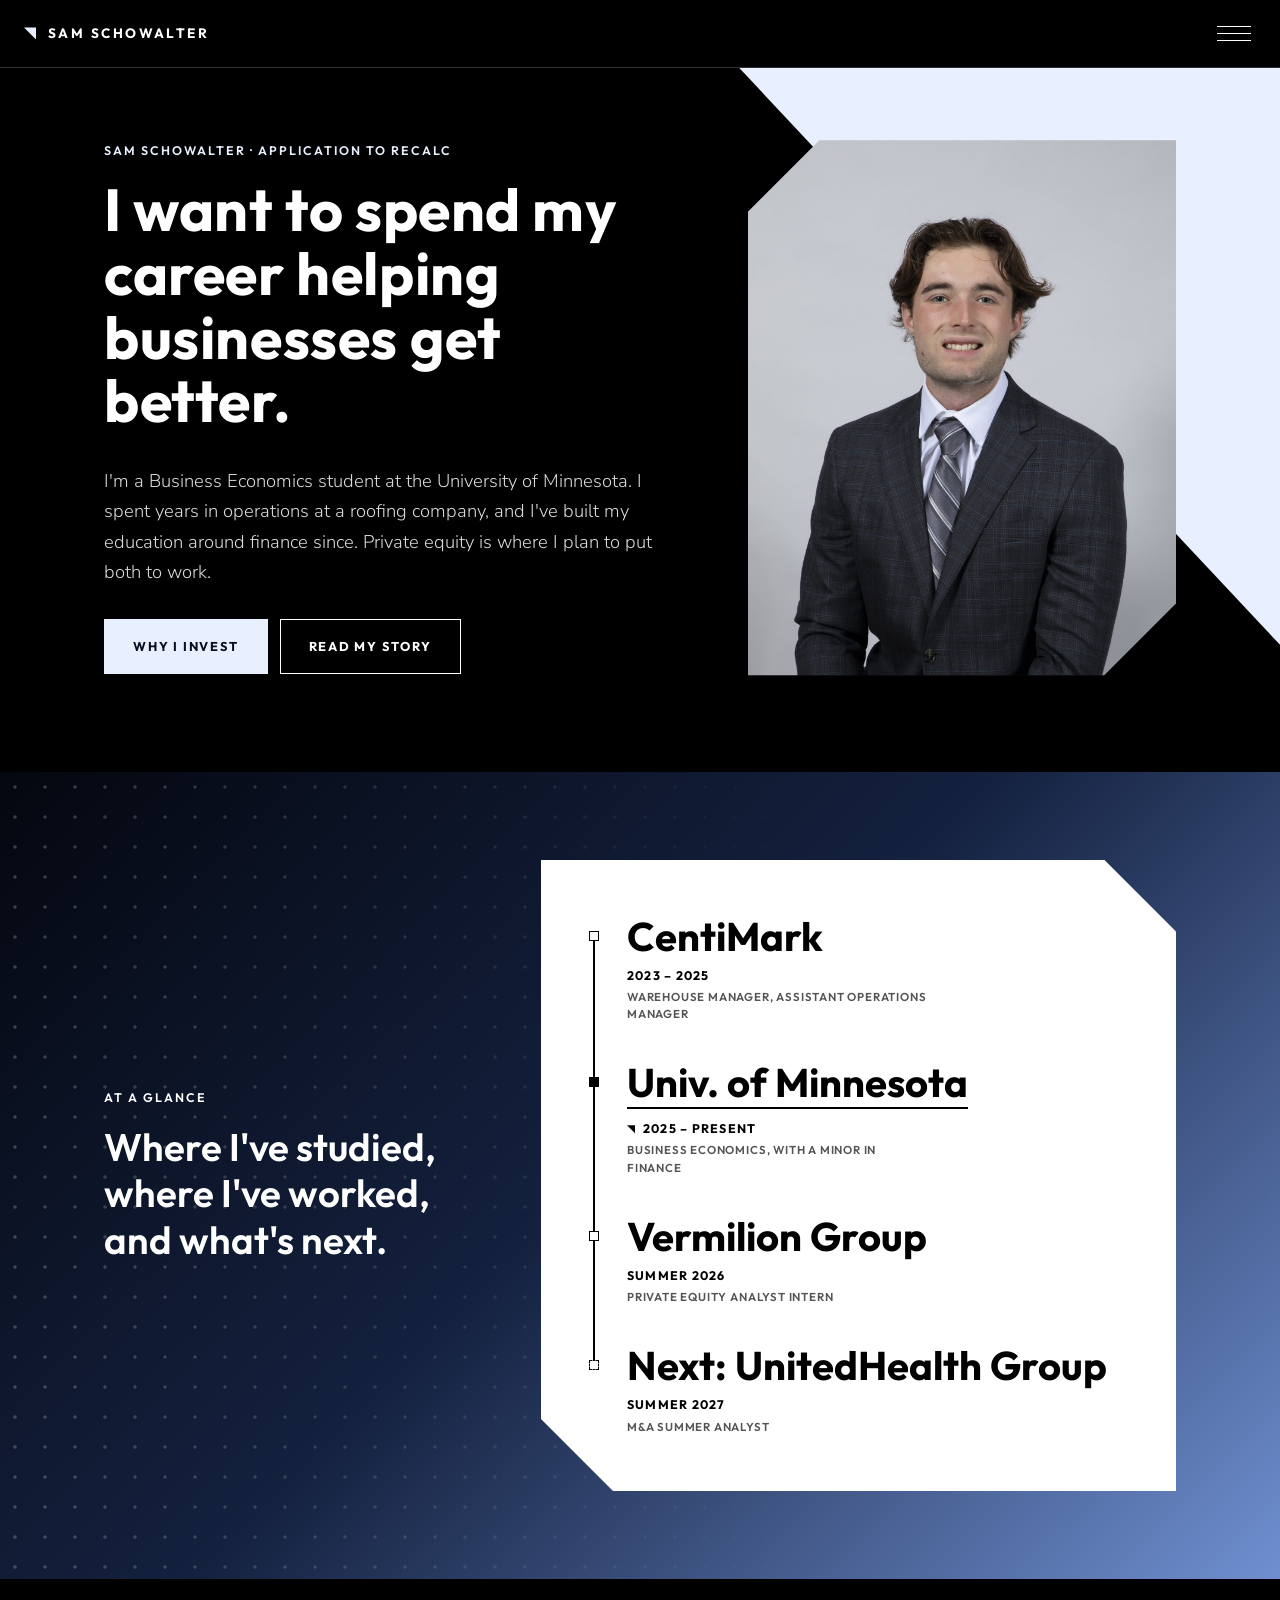
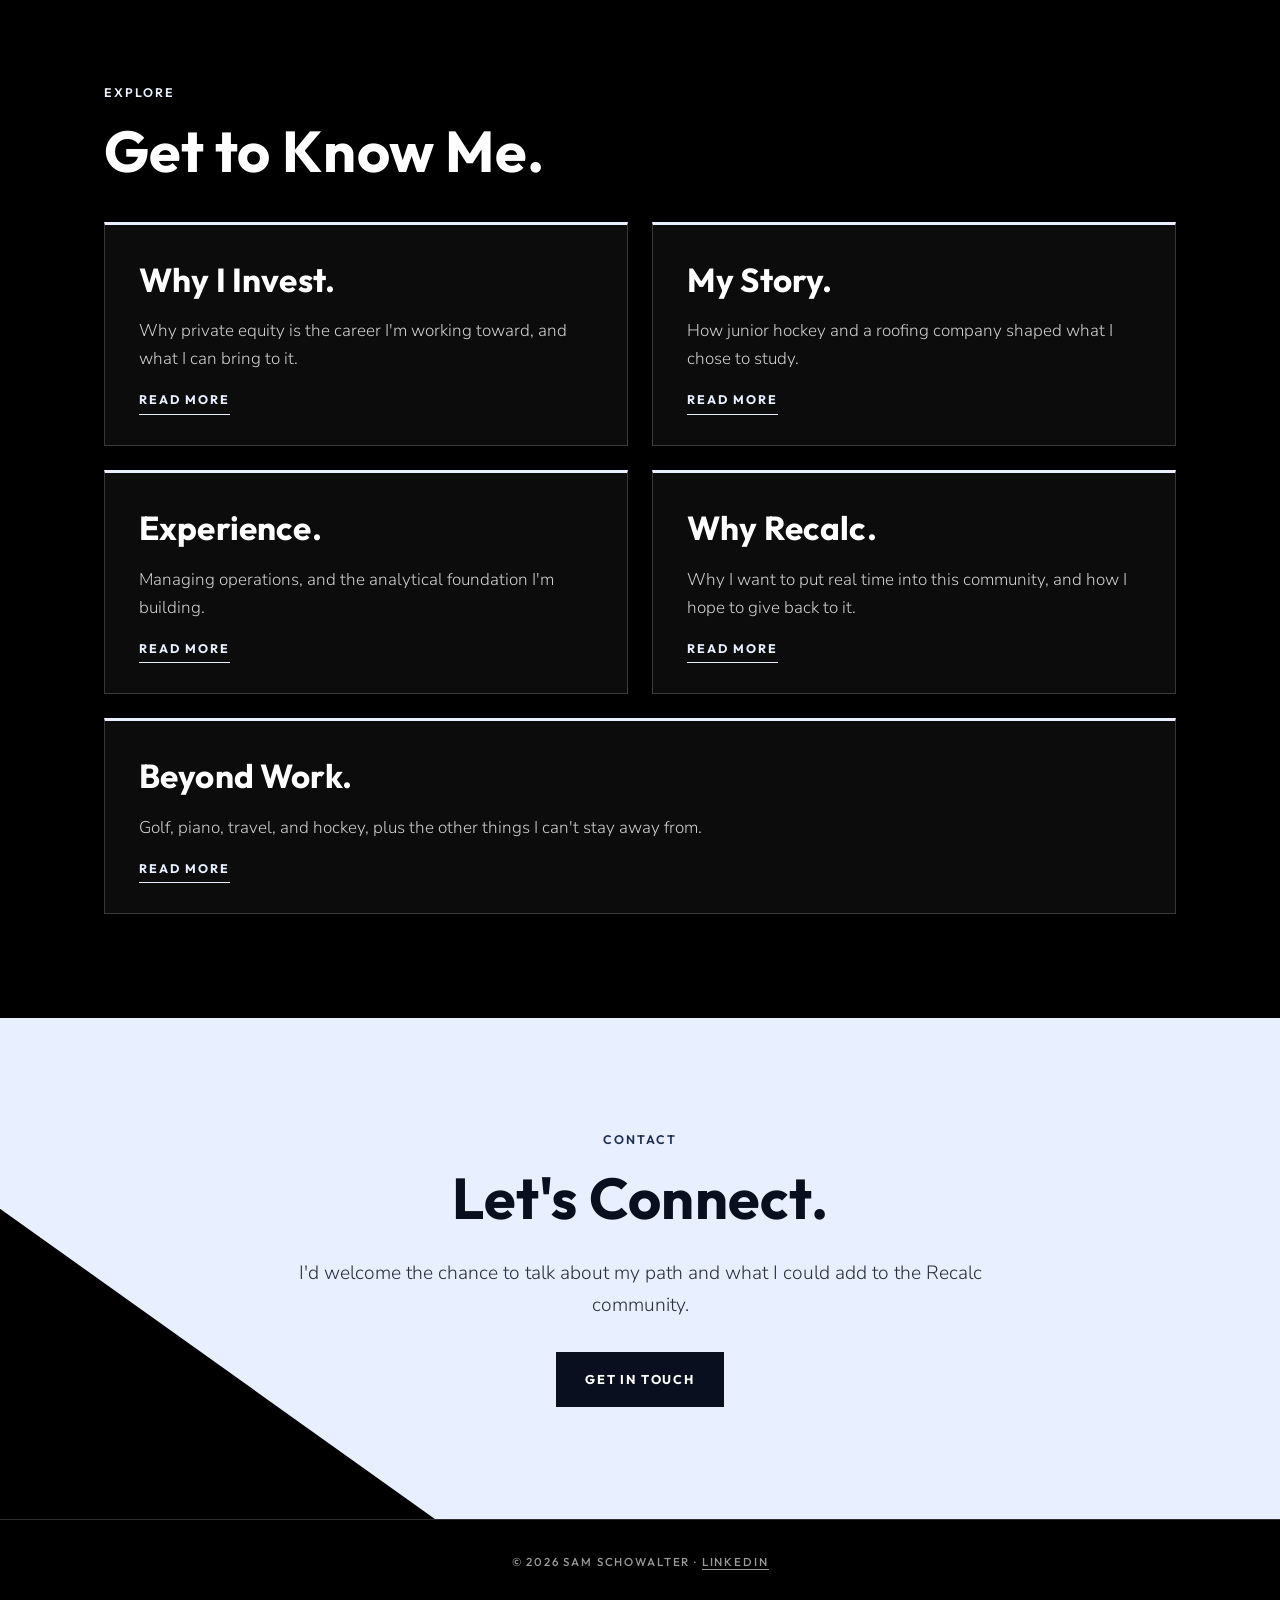
<file: index.html>
<!DOCTYPE html>
<html lang="en">
<head>
  <meta charset="utf-8">
  <meta name="viewport" content="width=device-width, initial-scale=1">
  <title>Sam Schowalter | Recalc Application</title>
  <meta name="description" content="Business Economics student at the University of Minnesota building a career in private equity on a foundation in operations.">
  <link rel="preconnect" href="https://fonts.googleapis.com">
  <link rel="preconnect" href="https://fonts.gstatic.com" crossorigin>
  <link href="https://fonts.googleapis.com/css2?family=Nunito+Sans:opsz,wght@6..12,300;6..12,400;6..12,600&family=Outfit:wght@500;600;700&display=swap" rel="stylesheet">
  <link rel="stylesheet" href="styles.css?v=20260920p">
</head>
<body>

  <header class="nav">
    <a class="nav__brand" href="index.html">Sam Schowalter</a>
    <button class="nav__toggle" type="button" aria-expanded="false" aria-controls="menu" aria-label="Open menu">
      <span></span><span></span><span></span>
    </button>
  </header>

  <nav id="menu" class="menu" aria-label="Primary">
    <ul>
      <li><a href="index.html" aria-current="page">Home</a></li>
      <li><a href="why.html">Why I invest</a></li>
      <li><a href="story.html">My story</a></li>
      <li><a href="experience.html">Experience</a></li>
      <li><a href="recalc.html">Why Recalc</a></li>
      <li><a href="life.html">Beyond work</a></li>
      <li><a href="contact.html">Contact</a></li>
    </ul>
  </nav>

  <main id="top">

    <!-- HERO -->
    <section class="hero">
      <div class="beam" aria-hidden="true"></div>
      <div class="wrap hero__grid">
        <div class="hero__text">
          <p class="eyebrow">Sam Schowalter · Application to Recalc</p>
          <h1>I want to spend my career helping businesses get better.</h1>
          <p class="lede">
            I'm a Business Economics student at the University of Minnesota. I spent
            years in operations at a roofing company, and I've built my education around
            finance since. Private equity is where I plan to put both to work.
          </p>
          <div class="hero__cta">
            <a class="btn" href="why.html">Why I invest</a>
            <a class="btn btn--ghost" href="story.html">Read my story</a>
          </div>
        </div>
        <figure class="photo photo--portrait" data-file="images/portrait.jpg">
          <img src="images/portrait.jpg" alt="Professional portrait of Sam Schowalter in a suit and tie">
        </figure>
      </div>
    </section>

    <!-- AT A GLANCE -->
    <section class="glance" aria-label="At a glance">
      <div class="wrap">
        <div class="glance__intro">
          <p class="eyebrow">At a glance</p>
          <p class="glance__lead">Where I've studied, where I've worked, and what's next.</p>
        </div>
        <div class="glance__panel">
          <ol class="tl">
            <li><strong>CentiMark</strong><b class="tl__date">2023 – 2025</b><span class="tl__role">Warehouse Manager, Assistant Operations Manager</span></li>
            <li class="now"><strong>Univ. of Minnesota</strong><b class="tl__date">2025 – Present</b><span class="tl__role">Business Economics, with a minor in finance</span></li>
            <li><strong>Vermilion Group</strong><b class="tl__date">Summer 2026</b><span class="tl__role">Private Equity Analyst Intern</span></li>
            <li class="upcoming"><strong>Next: UnitedHealth Group</strong><b class="tl__date">Summer 2027</b><span class="tl__role">M&amp;A Summer Analyst</span></li>
          </ol>
        </div>
      </div>
    </section>

    <!-- EXPLORE -->
    <section class="section section--dark">
      <div class="wrap">
        <p class="eyebrow">Explore</p>
        <h2>Get to Know Me.</h2>
        <div class="tiles">
          <a class="tile" href="why.html">
            <h3>Why I Invest.</h3>
            <p>Why private equity is the career I'm working toward, and what I can bring to it.</p>
            <span class="tile__go">Read more</span>
          </a>
          <a class="tile" href="story.html">
            <h3>My Story.</h3>
            <p>How junior hockey and a roofing company shaped what I chose to study.</p>
            <span class="tile__go">Read more</span>
          </a>
          <a class="tile" href="experience.html">
            <h3>Experience.</h3>
            <p>Managing operations, and the analytical foundation I'm building.</p>
            <span class="tile__go">Read more</span>
          </a>
          <a class="tile" href="recalc.html">
            <h3>Why Recalc.</h3>
            <p>Why I want to put real time into this community, and how I hope to give back to it.</p>
            <span class="tile__go">Read more</span>
          </a>
          <a class="tile" href="life.html">
            <h3>Beyond Work.</h3>
            <p>Golf, piano, travel, and hockey, plus the other things I can't stay away from.</p>
            <span class="tile__go">Read more</span>
          </a>
        </div>
      </div>
    </section>

    <!-- CONTACT BAND -->
    <section class="section section--accent cta">
      <div class="wrap wrap--narrow center">
        <p class="eyebrow">Contact</p>
        <h2>Let's Connect.</h2>
        <p class="intro">
          I'd welcome the chance to talk about my path and what I could add to the
          Recalc community.
        </p>
        <p class="contact__links">
          <a class="btn btn--light" href="contact.html">Get in touch</a>
        </p>
      </div>
    </section>

  </main>

  <footer class="footer">
    <p>© <span id="year">2026</span> Sam Schowalter · <a href="https://www.linkedin.com/in/sam-schowalter-80709a318/" target="_blank" rel="noopener">LinkedIn</a></p>
  </footer>

  <script src="script.js?v=20260920p"></script>
</body>
</html>
</file>
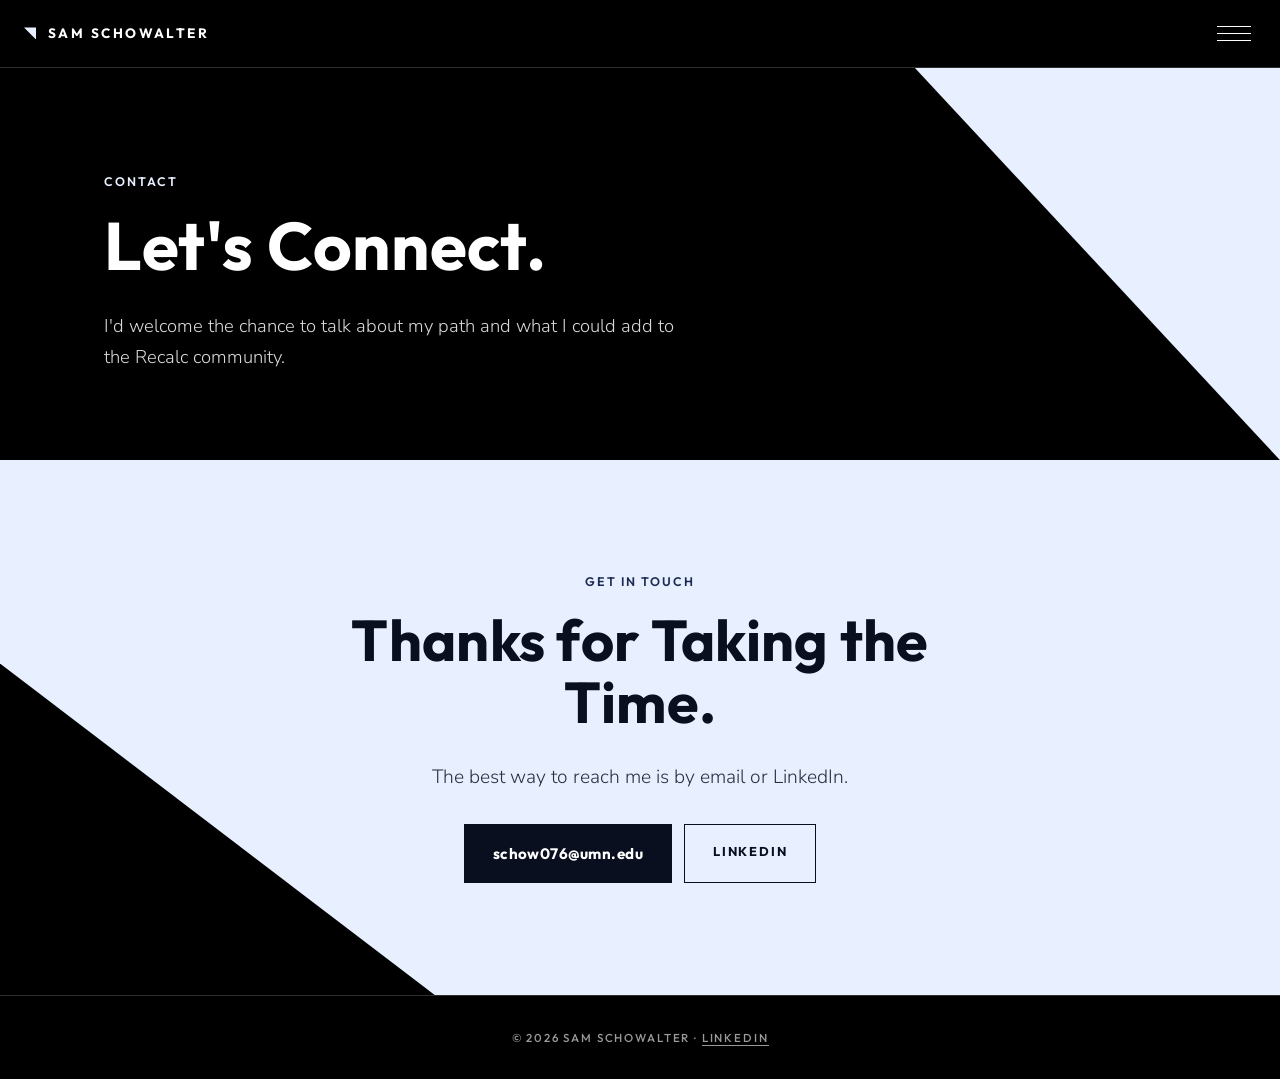
<file: contact.html>
<!DOCTYPE html>
<html lang="en">
<head>
  <meta charset="utf-8">
  <meta name="viewport" content="width=device-width, initial-scale=1">
  <title>Contact | Sam Schowalter</title>
  <meta name="description" content="How to reach Sam Schowalter.">
  <link rel="preconnect" href="https://fonts.googleapis.com">
  <link rel="preconnect" href="https://fonts.gstatic.com" crossorigin>
  <link href="https://fonts.googleapis.com/css2?family=Nunito+Sans:opsz,wght@6..12,300;6..12,400;6..12,600&family=Outfit:wght@500;600;700&display=swap" rel="stylesheet">
  <link rel="stylesheet" href="styles.css?v=20260920p">
</head>
<body>

  <header class="nav">
    <a class="nav__brand" href="index.html">Sam Schowalter</a>
    <button class="nav__toggle" type="button" aria-expanded="false" aria-controls="menu" aria-label="Open menu">
      <span></span><span></span><span></span>
    </button>
  </header>

  <nav id="menu" class="menu" aria-label="Primary">
    <ul>
      <li><a href="index.html">Home</a></li>
      <li><a href="why.html">Why I invest</a></li>
      <li><a href="story.html">My story</a></li>
      <li><a href="experience.html">Experience</a></li>
      <li><a href="recalc.html">Why Recalc</a></li>
      <li><a href="life.html">Beyond work</a></li>
      <li><a href="contact.html" aria-current="page">Contact</a></li>
    </ul>
  </nav>

  <main id="top">

    <section class="page-head">
      <div class="beam" aria-hidden="true"></div>
      <div class="wrap">
        <p class="eyebrow">Contact</p>
        <h1>Let's Connect.</h1>
        <p class="lede">
          I'd welcome the chance to talk about my path and what I could add to the
          Recalc community.
        </p>
      </div>
    </section>

    <!-- CONTACT -->
    <section class="section section--accent cta">
      <div class="wrap wrap--narrow center">
        <p class="eyebrow">Get in touch</p>
        <h2>Thanks for Taking the Time.</h2>
        <p class="intro">The best way to reach me is by email or LinkedIn.</p>
        <p class="contact__links">
          <a class="btn btn--light btn--email" href="mailto:schow076@umn.edu">schow076@umn.edu</a>
          <a class="btn btn--outline" href="https://www.linkedin.com/in/sam-schowalter-80709a318/" target="_blank" rel="noopener">LinkedIn</a>
        </p>
      </div>
    </section>

  </main>

  <footer class="footer">
    <p>© <span id="year">2026</span> Sam Schowalter · <a href="https://www.linkedin.com/in/sam-schowalter-80709a318/" target="_blank" rel="noopener">LinkedIn</a></p>
  </footer>

  <script src="script.js?v=20260920p"></script>
</body>
</html>
</file>
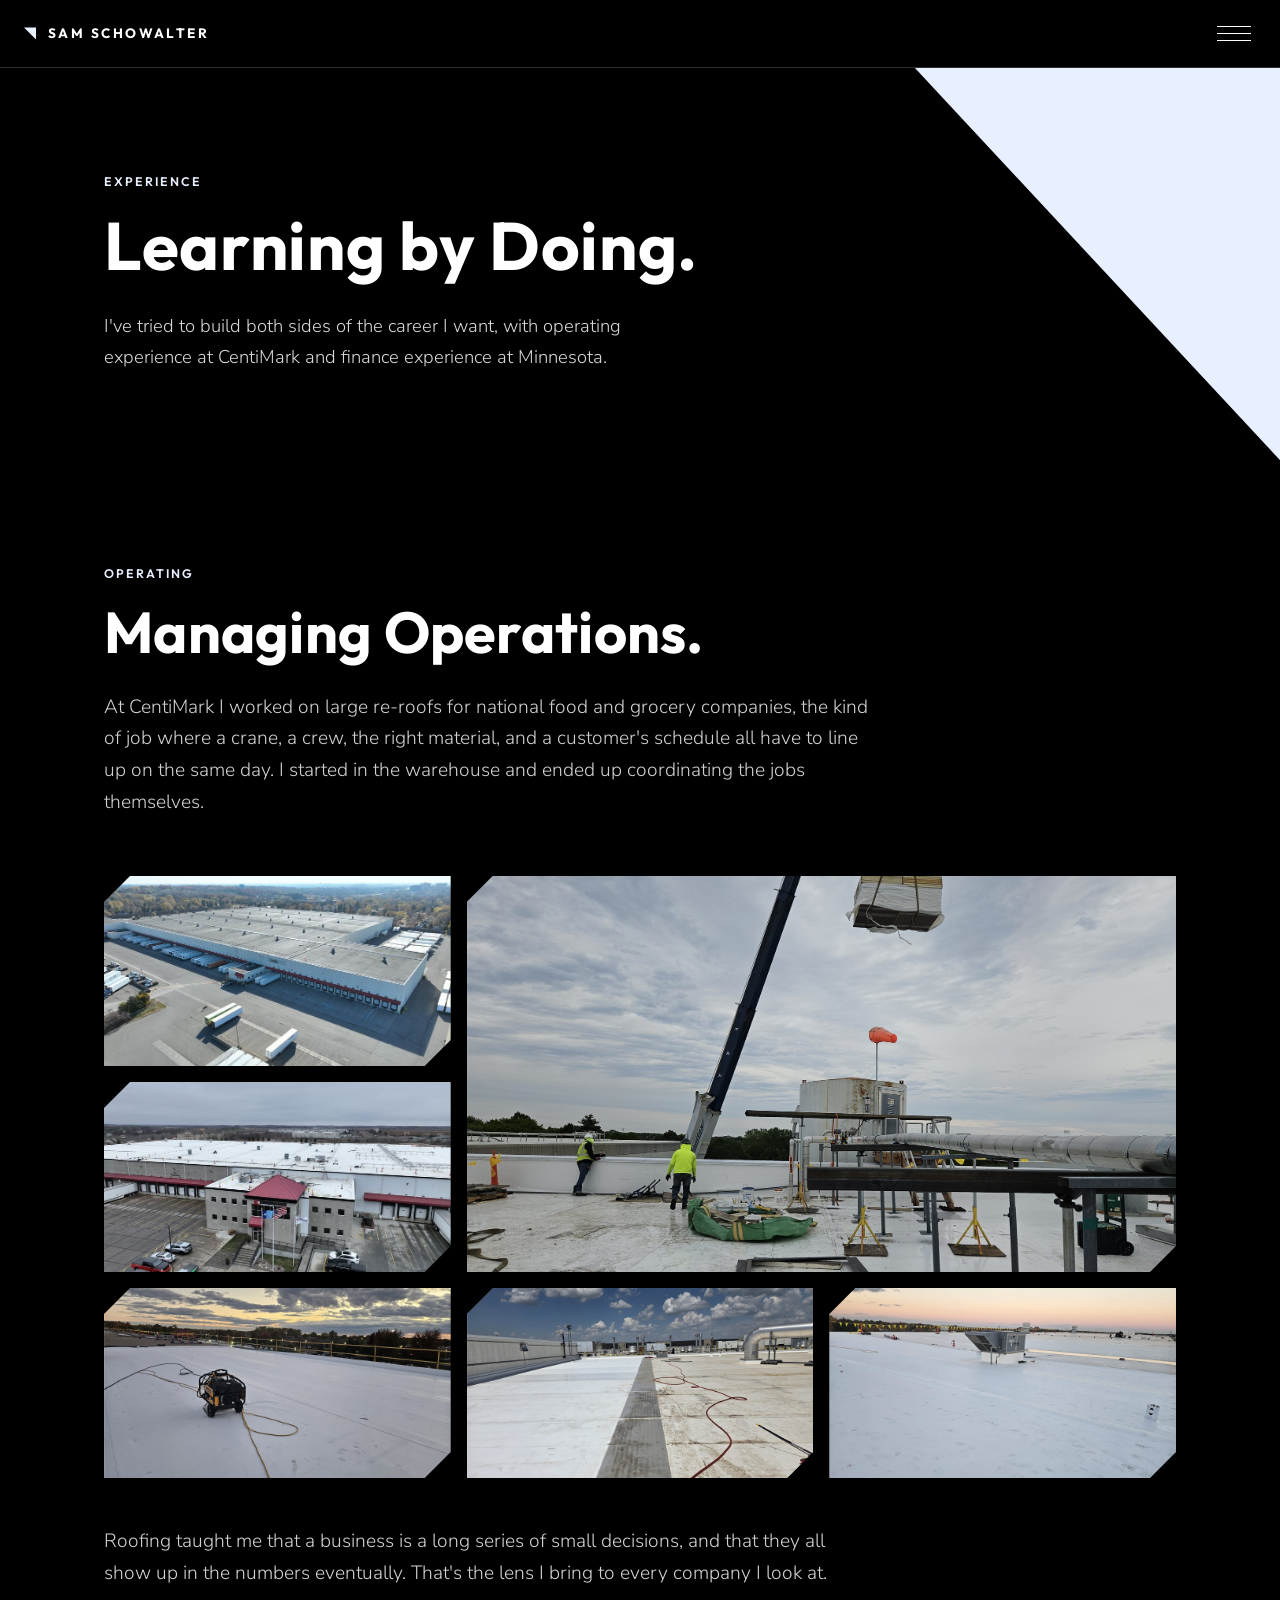
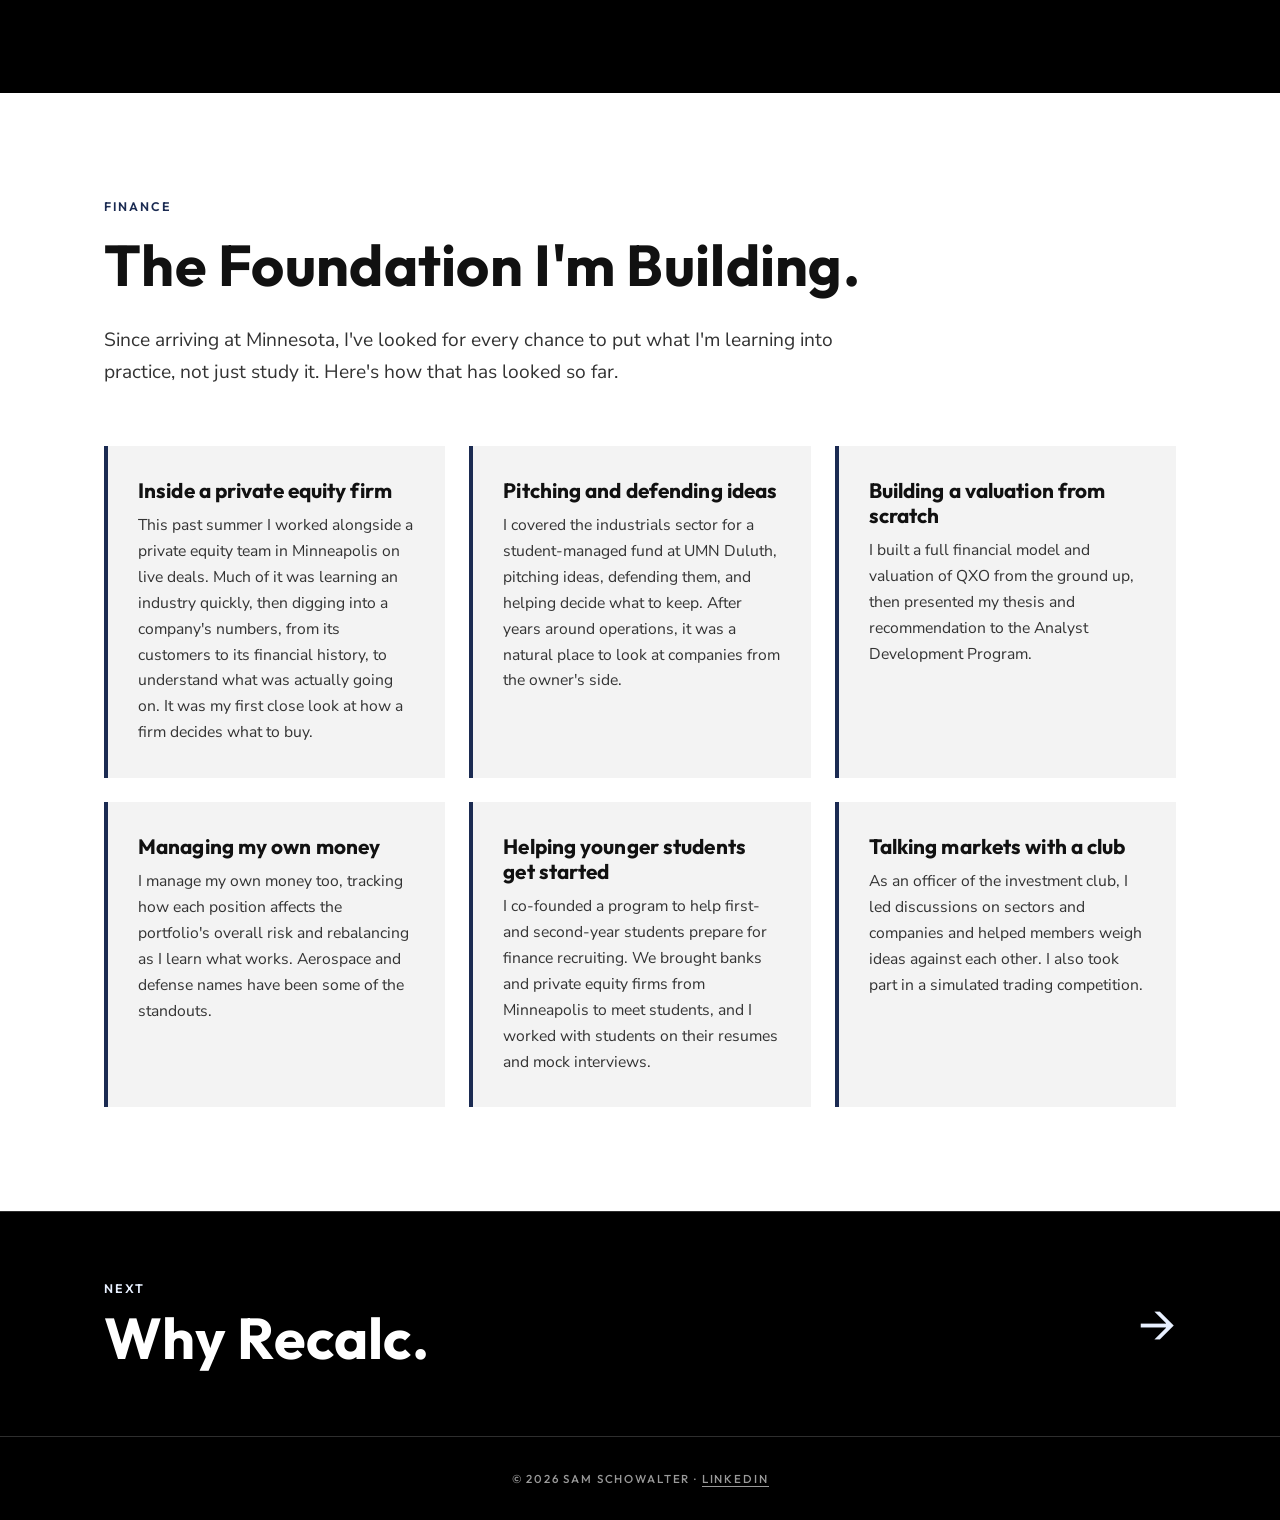
<file: experience.html>
<!DOCTYPE html>
<html lang="en">
<head>
  <meta charset="utf-8">
  <meta name="viewport" content="width=device-width, initial-scale=1">
  <title>Experience | Sam Schowalter</title>
  <meta name="description" content="Managing operations at CentiMark, and the foundation I'm building alongside it: inside a private equity firm, in a student-managed fund, and on my own.">
  <link rel="preconnect" href="https://fonts.googleapis.com">
  <link rel="preconnect" href="https://fonts.gstatic.com" crossorigin>
  <link href="https://fonts.googleapis.com/css2?family=Nunito+Sans:opsz,wght@6..12,300;6..12,400;6..12,600&family=Outfit:wght@500;600;700&display=swap" rel="stylesheet">
  <link rel="stylesheet" href="styles.css?v=20260920p">
</head>
<body>

  <header class="nav">
    <a class="nav__brand" href="index.html">Sam Schowalter</a>
    <button class="nav__toggle" type="button" aria-expanded="false" aria-controls="menu" aria-label="Open menu">
      <span></span><span></span><span></span>
    </button>
  </header>

  <nav id="menu" class="menu" aria-label="Primary">
    <ul>
      <li><a href="index.html">Home</a></li>
      <li><a href="why.html">Why I invest</a></li>
      <li><a href="story.html">My story</a></li>
      <li><a href="experience.html" aria-current="page">Experience</a></li>
      <li><a href="recalc.html">Why Recalc</a></li>
      <li><a href="life.html">Beyond work</a></li>
      <li><a href="contact.html">Contact</a></li>
    </ul>
  </nav>

  <main id="top">

    <section class="page-head">
      <div class="beam" aria-hidden="true"></div>
      <div class="wrap">
        <p class="eyebrow">Experience</p>
        <h1>Learning by Doing.</h1>
        <p class="lede">
          I've tried to build both sides of the career I want, with operating
          experience at CentiMark and finance experience at Minnesota.
        </p>
      </div>
    </section>

    <!-- OPERATING -->
    <section class="section section--dark">
      <div class="wrap">
        <p class="eyebrow">Operating</p>
        <h2>Managing Operations.</h2>
        <p class="intro">
          At CentiMark I worked on large re-roofs for national food and grocery companies, the kind of job where a crane, a crew, the right material, and a customer's schedule all have to line up on the same day. I started in the warehouse and ended up coordinating the jobs themselves.
        </p>

        <div class="collage">
          <figure class="photo collage__a" data-file="images/project-crane.jpg">
            <img src="images/project-crane.jpg" alt="A crane lifting a bundle of insulation onto a roof while two workers in hi-vis vests look on" loading="lazy" style="object-position: 40% 6%">
          </figure>
          <figure class="photo collage__b" data-file="images/project-aerial-1.jpg">
            <img src="images/project-aerial-1.jpg" alt="Aerial view of a large distribution warehouse with a finished white roof" loading="lazy">
          </figure>
          <figure class="photo collage__c" data-file="images/project-aerial-2.jpg">
            <img src="images/project-aerial-2.jpg" alt="Aerial view of a warehouse and office building with a finished white roof" loading="lazy">
          </figure>
          <figure class="photo collage__d" data-file="images/project-dusk.jpg">
            <img src="images/project-dusk.jpg" alt="A new white roof at dusk with a generator and yellow caution flags" loading="lazy">
          </figure>
          <figure class="photo collage__e" data-file="images/project-finished.jpg">
            <img src="images/project-finished.jpg" alt="A finished white roof section with gray walkway pads under a blue sky" loading="lazy">
          </figure>
          <figure class="photo collage__f" data-file="images/project-sunset.jpg">
            <img src="images/project-sunset.jpg" alt="A large white roof at sunset with a rooftop unit and yellow caution flags" loading="lazy">
          </figure>
        </div>

        <p class="intro intro--after">
          Roofing taught me that a business is a long series of small decisions,
          and that they all show up in the numbers eventually. That's the lens I bring to every company I look at.
        </p>
      </div>
    </section>

    <!-- INVESTING -->
    <section class="section section--light">
      <div class="wrap">
        <p class="eyebrow">Finance</p>
        <h2>The Foundation I'm Building.</h2>
        <p class="intro">
          Since arriving at Minnesota, I've looked for every chance to put what I'm learning into practice, not just study it. Here's how that has looked so far.
        </p>
        <div class="cards">
          <article class="card">
            <h3>Inside a private equity firm</h3>
            <p>This past summer I worked alongside a private equity team in Minneapolis on live deals. Much of it was learning an industry quickly, then digging into a company's numbers, from its customers to its financial history, to understand what was actually going on. It was my first close look at how a firm decides what to buy.</p>
          </article>
          <article class="card">
            <h3>Pitching and defending ideas</h3>
            <p>I covered the industrials sector for a student-managed fund at UMN Duluth, pitching ideas, defending them, and helping decide what to keep. After years around operations, it was a natural place to look at companies from the owner's side.</p>
          </article>
          <article class="card">
            <h3>Building a valuation from scratch</h3>
            <p>I built a full financial model and valuation of QXO from the ground up, then presented my thesis and recommendation to the Analyst Development Program.</p>
          </article>
          <article class="card">
            <h3>Managing my own money</h3>
            <p>I manage my own money too, tracking how each position affects the portfolio's overall risk and rebalancing as I learn what works. Aerospace and defense names have been some of the standouts.</p>
          </article>
          <article class="card">
            <h3>Helping younger students get started</h3>
            <p>I co-founded a program to help first- and second-year students prepare for finance recruiting. We brought banks and private equity firms from Minneapolis to meet students, and I worked with students on their resumes and mock interviews.</p>
          </article>
          <article class="card">
            <h3>Talking markets with a club</h3>
            <p>As an officer of the investment club, I led discussions on sectors and companies and helped members weigh ideas against each other. I also took part in a simulated trading competition.</p>
          </article>
        </div>
      </div>
    </section>

    <!-- NEXT -->
    <div class="next">
      <div class="wrap">
        <a class="next__link" href="recalc.html">
          <span><span class="next__label">Next</span><span class="next__title">Why Recalc.</span></span>
          <span class="next__arrow" aria-hidden="true">→</span>
        </a>
      </div>
    </div>

  </main>

  <footer class="footer">
    <p>© <span id="year">2026</span> Sam Schowalter · <a href="https://www.linkedin.com/in/sam-schowalter-80709a318/" target="_blank" rel="noopener">LinkedIn</a></p>
  </footer>

  <script src="script.js?v=20260920p"></script>
</body>
</html>
</file>
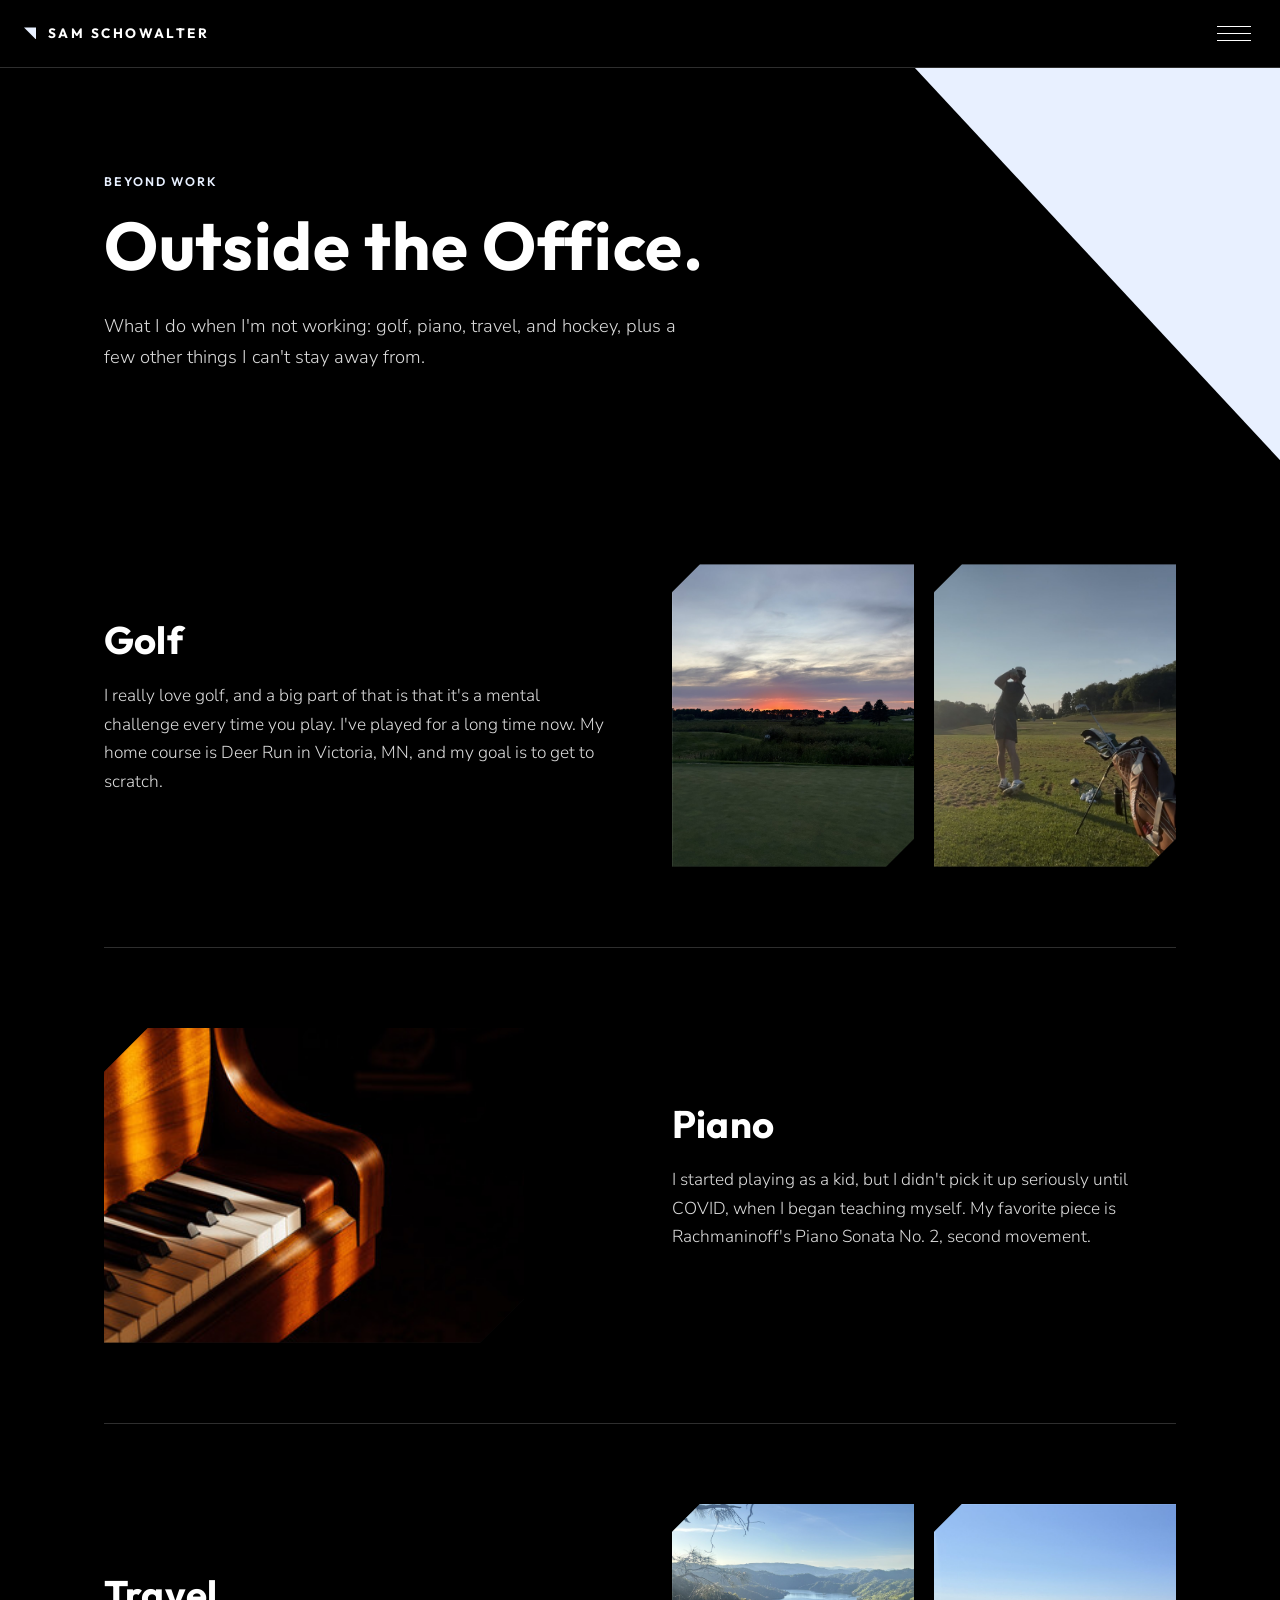
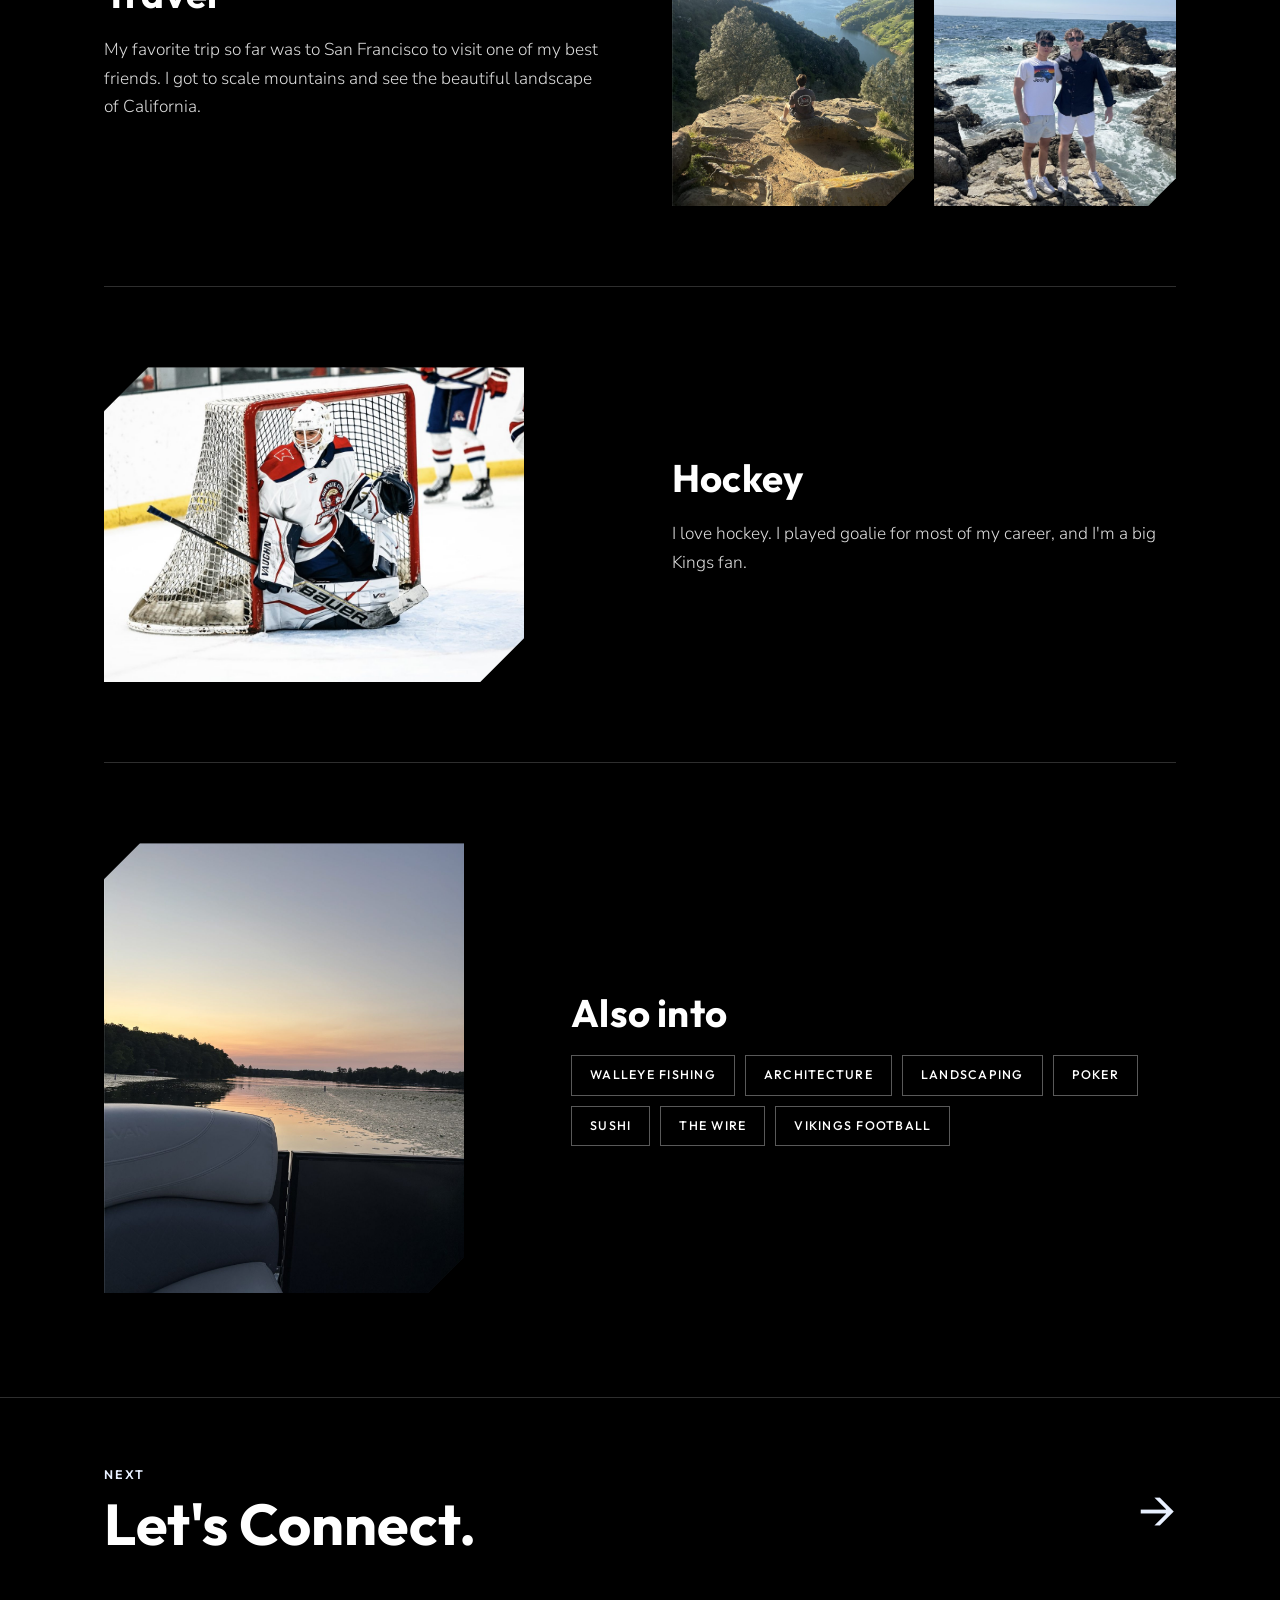
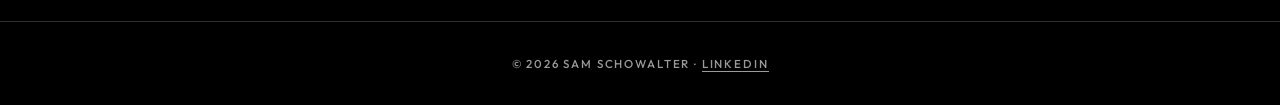
<file: life.html>
<!DOCTYPE html>
<html lang="en">
<head>
  <meta charset="utf-8">
  <meta name="viewport" content="width=device-width, initial-scale=1">
  <title>Beyond Work | Sam Schowalter</title>
  <meta name="description" content="Golf, piano, travel, hockey, and the other things I do outside of work.">
  <link rel="preconnect" href="https://fonts.googleapis.com">
  <link rel="preconnect" href="https://fonts.gstatic.com" crossorigin>
  <link href="https://fonts.googleapis.com/css2?family=Nunito+Sans:opsz,wght@6..12,300;6..12,400;6..12,600&family=Outfit:wght@500;600;700&display=swap" rel="stylesheet">
  <link rel="stylesheet" href="styles.css?v=20260920p">
</head>
<body>

  <header class="nav">
    <a class="nav__brand" href="index.html">Sam Schowalter</a>
    <button class="nav__toggle" type="button" aria-expanded="false" aria-controls="menu" aria-label="Open menu">
      <span></span><span></span><span></span>
    </button>
  </header>

  <nav id="menu" class="menu" aria-label="Primary">
    <ul>
      <li><a href="index.html">Home</a></li>
      <li><a href="why.html">Why I invest</a></li>
      <li><a href="story.html">My story</a></li>
      <li><a href="experience.html">Experience</a></li>
      <li><a href="recalc.html">Why Recalc</a></li>
      <li><a href="life.html" aria-current="page">Beyond work</a></li>
      <li><a href="contact.html">Contact</a></li>
    </ul>
  </nav>

  <main id="top">

    <section class="page-head">
      <div class="beam" aria-hidden="true"></div>
      <div class="wrap">
        <p class="eyebrow">Beyond work</p>
        <h1>Outside the Office.</h1>
        <p class="lede">What I do when I'm not working: golf, piano, travel, and hockey, plus a few other things I can't stay away from.</p>
      </div>
    </section>

    <section class="section section--dark">
      <div class="wrap">

        <article class="feature">
          <div class="feature__text">
            <h3>Golf</h3>
            <p>
              I really love golf, and a big part of that is that it's a mental challenge every
              time you play. I've played for a long time now. My home course is Deer Run in
              Victoria, MN, and my goal is to get to scratch.
            </p>
          </div>
          <div class="feature__media">
            <figure class="photo photo--tall" data-file="images/golf-sunset.jpg">
              <img src="images/golf-sunset.jpg" alt="Sunset over a golf course from the green" loading="lazy">
            </figure>
            <figure class="photo photo--tall" data-file="images/golf-action.jpg">
              <img src="images/golf-action.jpg" alt="Sam finishing a golf swing on the range" loading="lazy">
            </figure>
          </div>
        </article>

        <article class="feature">
          <div class="feature__text">
            <h3>Piano</h3>
            <p>
              I started playing as a kid, but I didn't pick it up seriously until COVID,
              when I began teaching myself. My favorite piece is Rachmaninoff's Piano
              Sonata No. 2, second movement.
            </p>
          </div>
          <div class="feature__media feature__media--single">
            <figure class="photo" data-file="images/piano.jpg">
              <img src="images/piano.jpg" alt="Warm light falling across the keys of a grand piano" loading="lazy">
            </figure>
          </div>
        </article>

        <article class="feature">
          <div class="feature__text">
            <h3>Travel</h3>
            <p>
              My favorite trip so far was to San Francisco to visit one of my best friends.
              I got to scale mountains and see the beautiful landscape of California.
            </p>
          </div>
          <div class="feature__media">
            <figure class="photo photo--tall" data-file="images/travel-1.jpg">
              <img src="images/travel-1.jpg" alt="Looking out over a lake and green hills from a rocky overlook in California" loading="lazy">
            </figure>
            <figure class="photo photo--tall" data-file="images/travel-2.jpg">
              <img src="images/travel-2.jpg" alt="Two friends standing on rocks along the California coast" loading="lazy">
            </figure>
          </div>
        </article>

        <article class="feature">
          <div class="feature__text">
            <h3>Hockey</h3>
            <p>
              I love hockey. I played goalie for most of my career, and I'm a big Kings fan.
            </p>
          </div>
          <div class="feature__media feature__media--single">
            <figure class="photo" data-file="images/st-cloud-hockey-2.jpg">
              <img src="images/st-cloud-hockey-2.jpg" alt="Sam in goal for the Granite City Lumberjacks" loading="lazy">
            </figure>
          </div>
        </article>

        <div class="also">
          <figure class="photo photo--tall" data-file="images/boating.jpg">
            <img src="images/boating.jpg" alt="Evening light over a Minnesota lake from a pontoon boat" loading="lazy">
          </figure>
          <div>
            <h3>Also into</h3>
            <ul class="chips">
              <li>Walleye fishing</li>
              <li>Architecture</li>
              <li>Landscaping</li>
              <li>Poker</li>
              <li>Sushi</li>
              <li>The Wire</li>
              <li>Vikings football</li>
            </ul>
          </div>
        </div>

      </div>
    </section>

    <!-- NEXT -->
    <div class="next">
      <div class="wrap">
        <a class="next__link" href="contact.html">
          <span><span class="next__label">Next</span><span class="next__title">Let's Connect.</span></span>
          <span class="next__arrow" aria-hidden="true">→</span>
        </a>
      </div>
    </div>

  </main>

  <footer class="footer">
    <p>© <span id="year">2026</span> Sam Schowalter · <a href="https://www.linkedin.com/in/sam-schowalter-80709a318/" target="_blank" rel="noopener">LinkedIn</a></p>
  </footer>

  <script src="script.js?v=20260920p"></script>
</body>
</html>
</file>
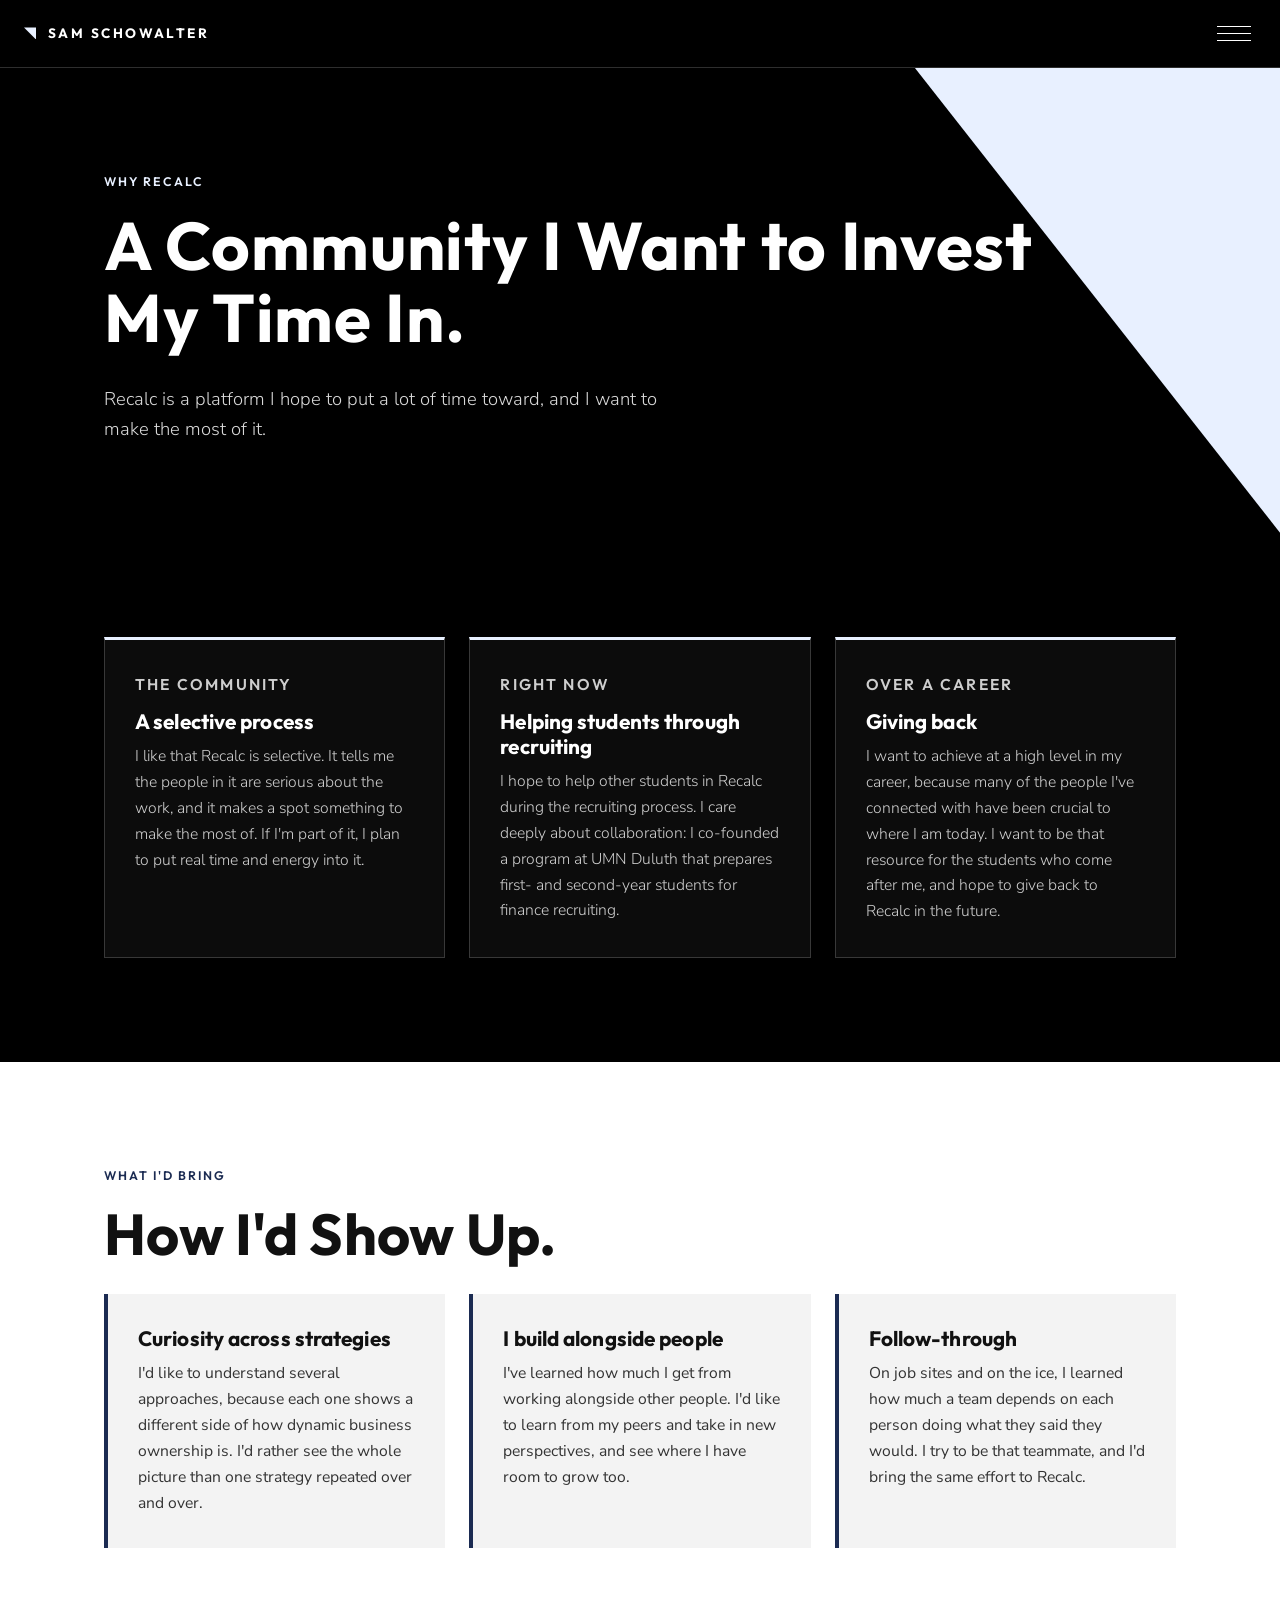
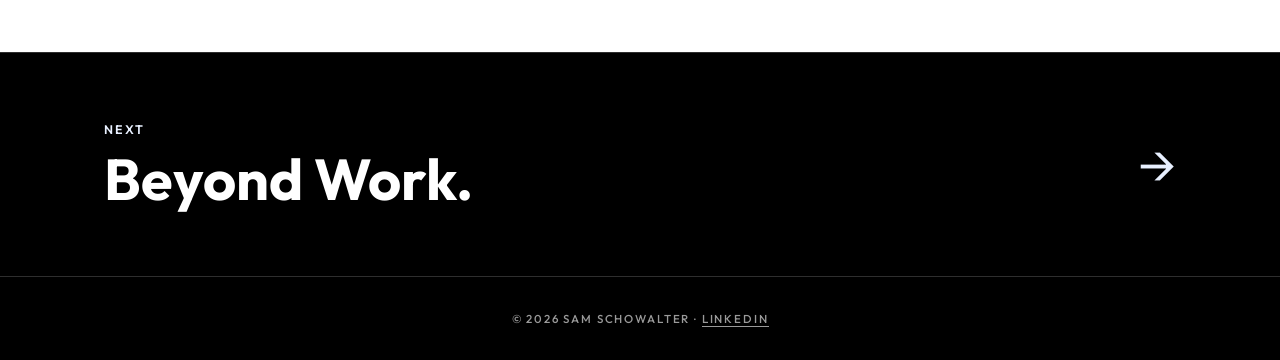
<file: recalc.html>
<!DOCTYPE html>
<html lang="en">
<head>
  <meta charset="utf-8">
  <meta name="viewport" content="width=device-width, initial-scale=1">
  <title>Why Recalc | Sam Schowalter</title>
  <meta name="description" content="Why I want to put real time into Recalc, how I hope to help other students through recruiting, and how I'd give back over my career.">
  <link rel="preconnect" href="https://fonts.googleapis.com">
  <link rel="preconnect" href="https://fonts.gstatic.com" crossorigin>
  <link href="https://fonts.googleapis.com/css2?family=Nunito+Sans:opsz,wght@6..12,300;6..12,400;6..12,600&family=Outfit:wght@500;600;700&display=swap" rel="stylesheet">
  <link rel="stylesheet" href="styles.css?v=20260920p">
</head>
<body>

  <header class="nav">
    <a class="nav__brand" href="index.html">Sam Schowalter</a>
    <button class="nav__toggle" type="button" aria-expanded="false" aria-controls="menu" aria-label="Open menu">
      <span></span><span></span><span></span>
    </button>
  </header>

  <nav id="menu" class="menu" aria-label="Primary">
    <ul>
      <li><a href="index.html">Home</a></li>
      <li><a href="why.html">Why I invest</a></li>
      <li><a href="story.html">My story</a></li>
      <li><a href="experience.html">Experience</a></li>
      <li><a href="recalc.html" aria-current="page">Why Recalc</a></li>
      <li><a href="life.html">Beyond work</a></li>
      <li><a href="contact.html">Contact</a></li>
    </ul>
  </nav>

  <main id="top">

    <section class="page-head">
      <div class="beam" aria-hidden="true"></div>
      <div class="wrap">
        <p class="eyebrow">Why Recalc</p>
        <h1>A Community I Want to Invest My Time In.</h1>
        <p class="lede">
          Recalc is a platform I hope to put a lot of time toward, and I want to make the
          most of it.
        </p>
      </div>
    </section>

    <!-- WHY RECALC -->
    <section class="section section--dark">
      <div class="wrap">
        <div class="cards">
          <article class="card">
            <p class="card__tag">The community</p>
            <h3>A selective process</h3>
            <p>I like that Recalc is selective. It tells me the people in it are serious about the work, and it makes a spot something to make the most of. If I'm part of it, I plan to put real time and energy into it.</p>
          </article>
          <article class="card">
            <p class="card__tag">Right now</p>
            <h3>Helping students through recruiting</h3>
            <p>I hope to help other students in Recalc during the recruiting process. I care deeply about collaboration: I co-founded a program at UMN Duluth that prepares first- and second-year students for finance recruiting.</p>
          </article>
          <article class="card">
            <p class="card__tag">Over a career</p>
            <h3>Giving back</h3>
            <p>I want to achieve at a high level in my career, because many of the people I've connected with have been crucial to where I am today. I want to be that resource for the students who come after me, and hope to give back to Recalc in the future.</p>
          </article>
        </div>
      </div>
    </section>

    <!-- WHAT I'D BRING -->
    <section class="section section--light">
      <div class="wrap">
        <p class="eyebrow">What I'd bring</p>
        <h2>How I'd Show Up.</h2>
        <div class="cards">
          <article class="card">
            <h3>Curiosity across strategies</h3>
            <p>I'd like to understand several approaches, because each one shows a different side of how dynamic business ownership is. I'd rather see the whole picture than one strategy repeated over and over.</p>
          </article>
          <article class="card">
            <h3>I build alongside people</h3>
            <p>I've learned how much I get from working alongside other people. I'd like to learn from my peers and take in new perspectives, and see where I have room to grow too.</p>
          </article>
          <article class="card">
            <h3>Follow-through</h3>
            <p>On job sites and on the ice, I learned how much a team depends on each person doing what they said they would. I try to be that teammate, and I'd bring the same effort to Recalc.</p>
          </article>
        </div>
      </div>
    </section>

    <!-- NEXT -->
    <div class="next">
      <div class="wrap">
        <a class="next__link" href="life.html">
          <span><span class="next__label">Next</span><span class="next__title">Beyond Work.</span></span>
          <span class="next__arrow" aria-hidden="true">→</span>
        </a>
      </div>
    </div>

  </main>

  <footer class="footer">
    <p>© <span id="year">2026</span> Sam Schowalter · <a href="https://www.linkedin.com/in/sam-schowalter-80709a318/" target="_blank" rel="noopener">LinkedIn</a></p>
  </footer>

  <script src="script.js?v=20260920p"></script>
</body>
</html>
</file>
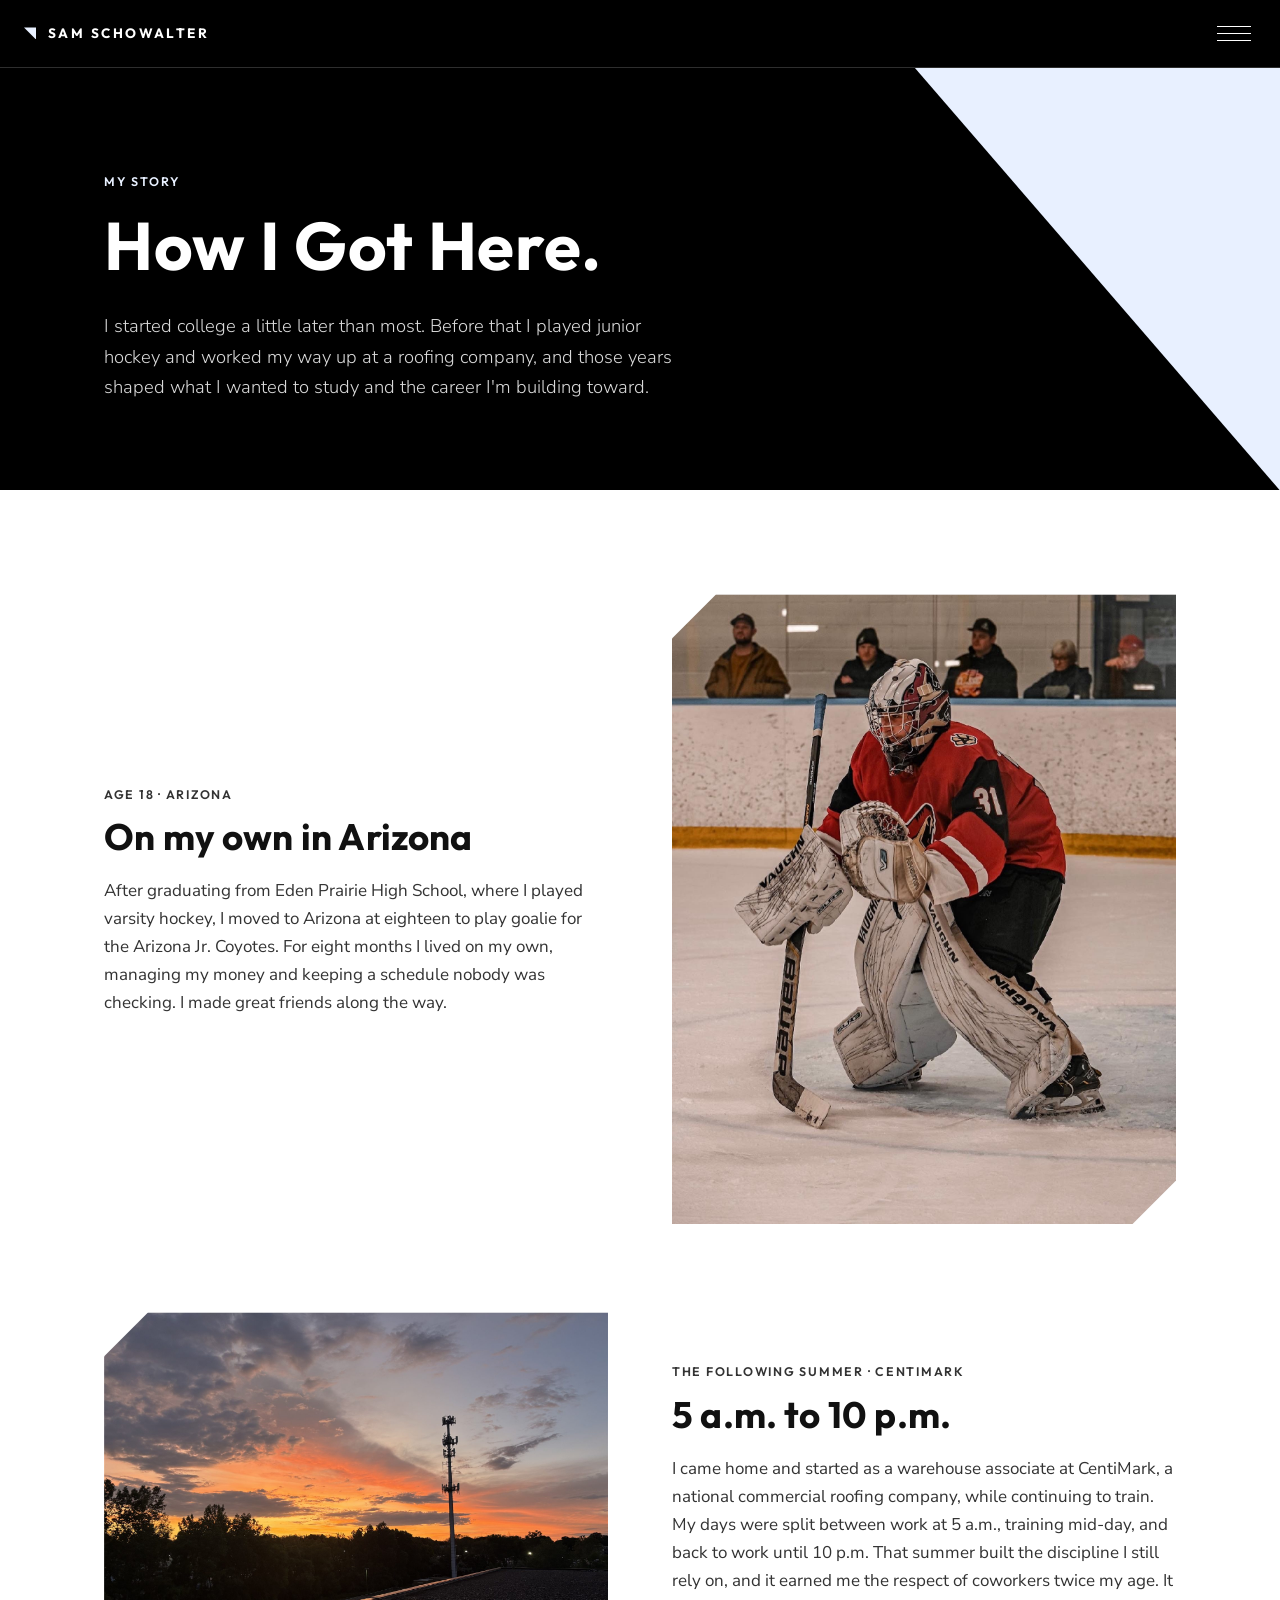
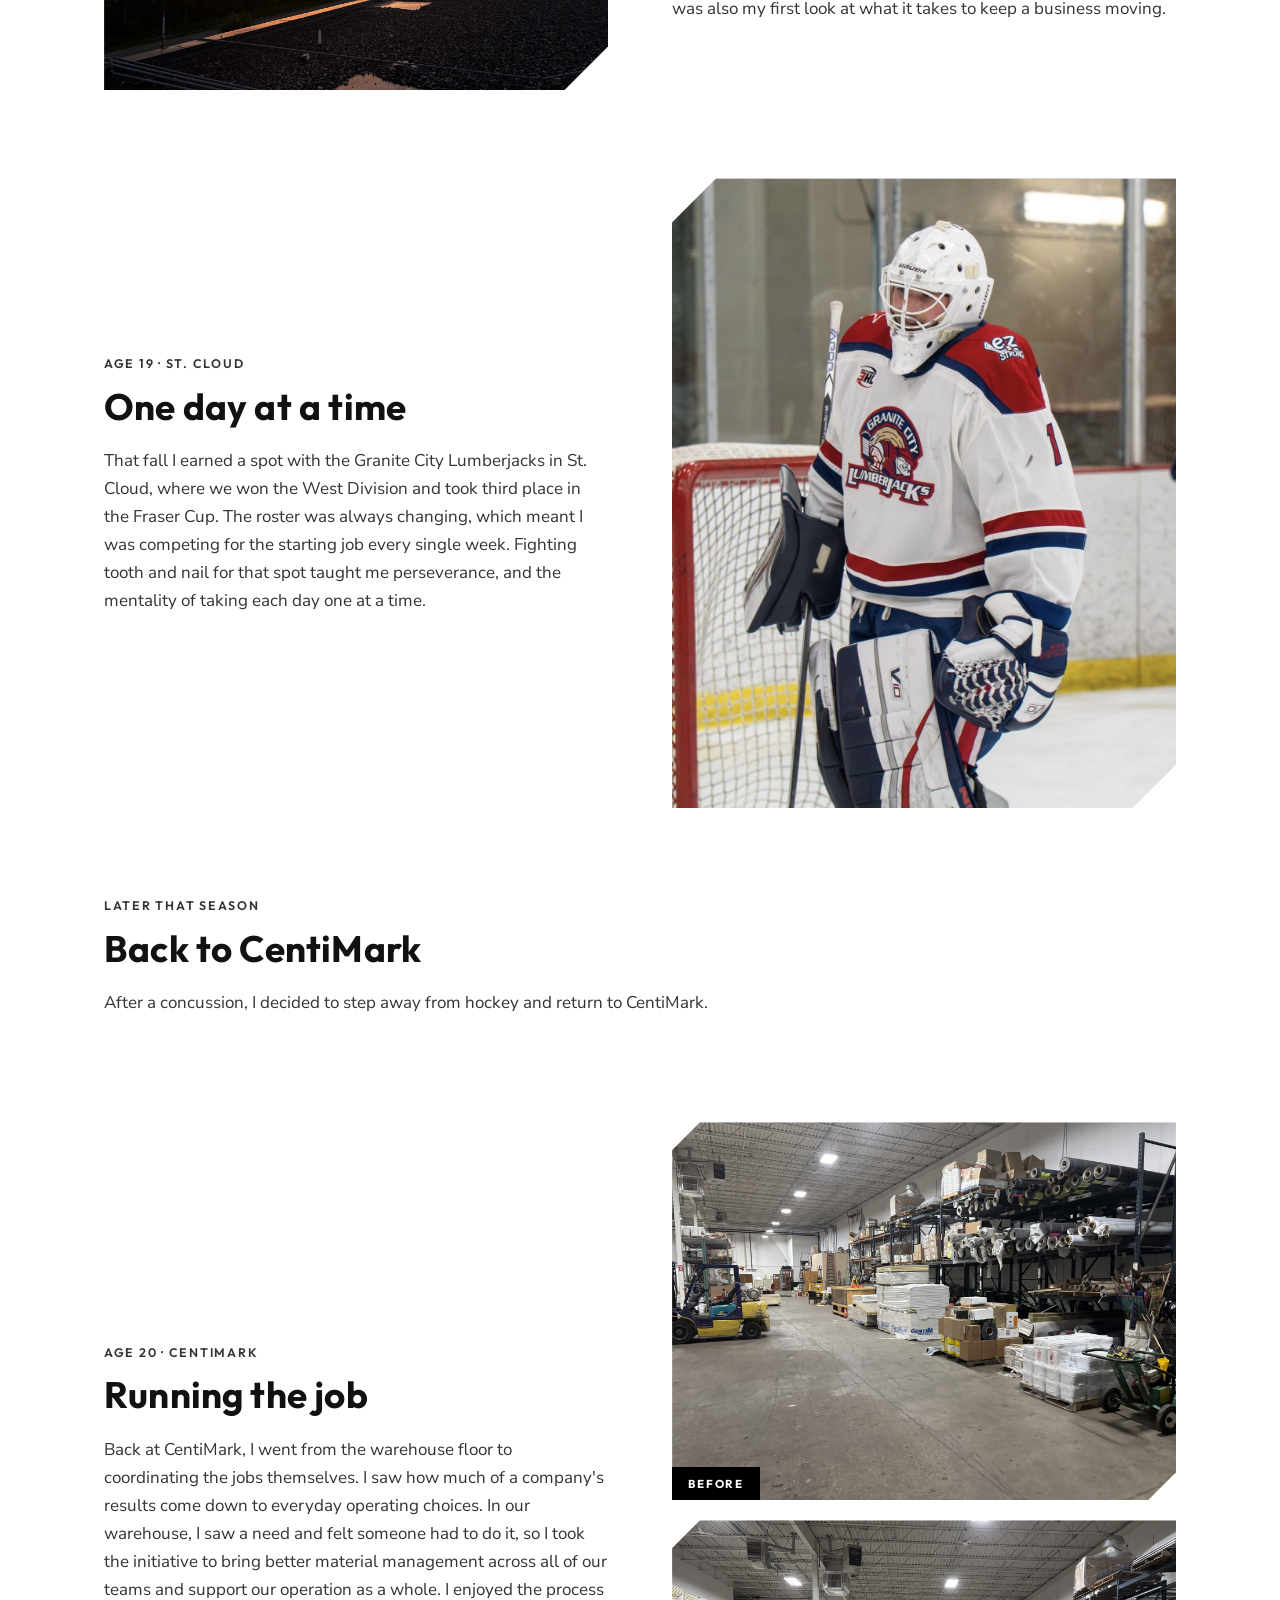
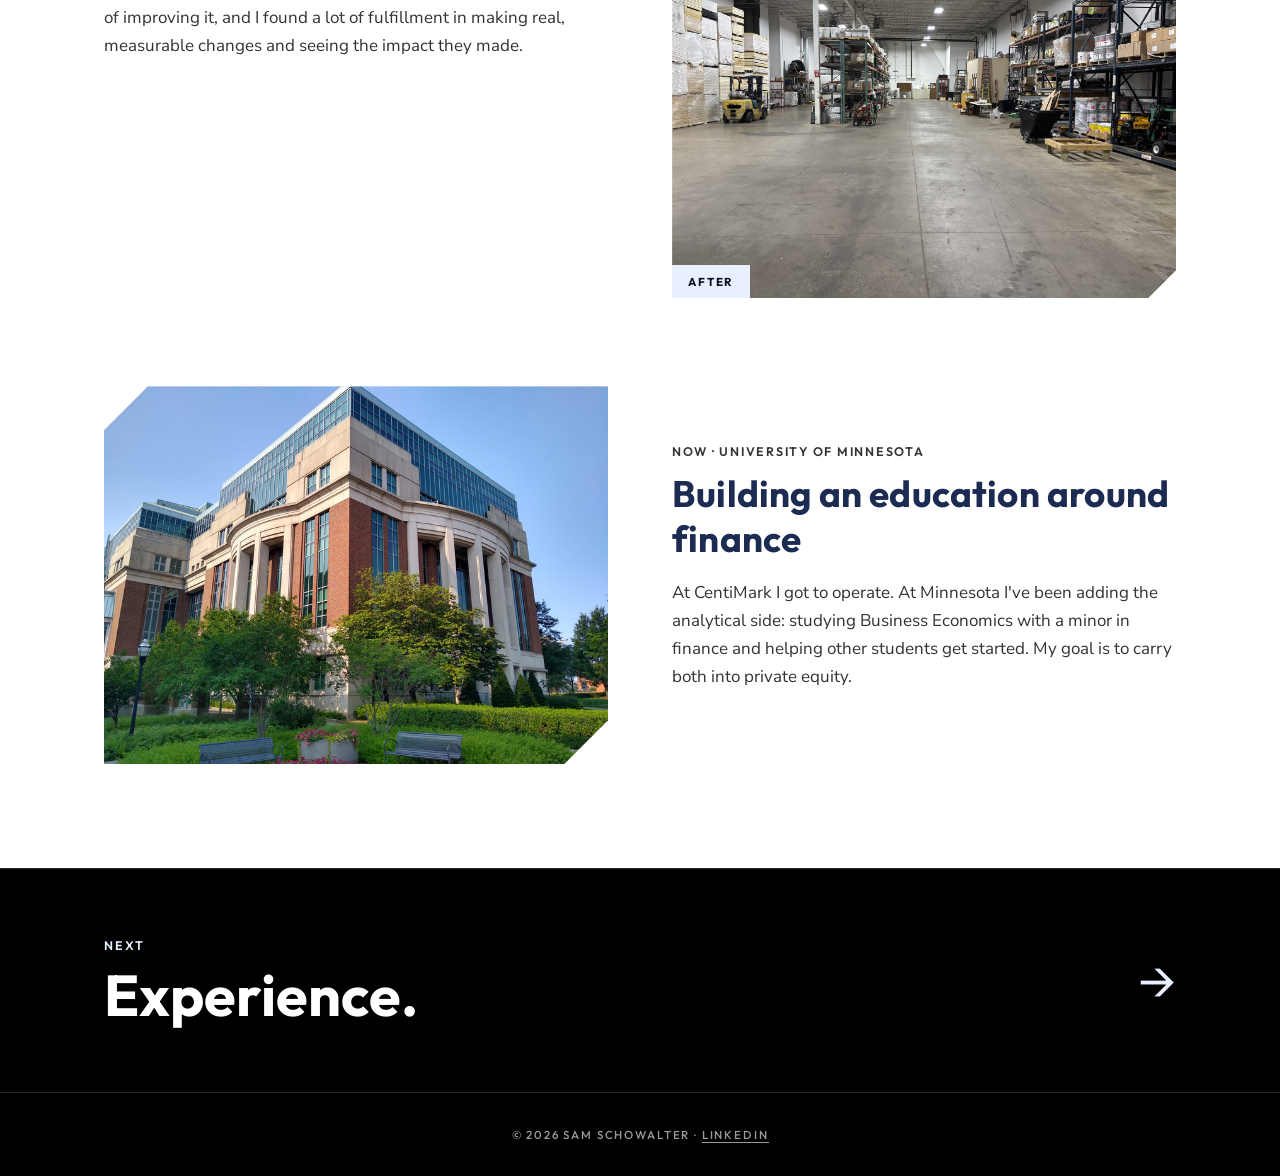
<file: story.html>
<!DOCTYPE html>
<html lang="en">
<head>
  <meta charset="utf-8">
  <meta name="viewport" content="width=device-width, initial-scale=1">
  <title>My Story | Sam Schowalter</title>
  <meta name="description" content="From junior hockey and a roofing company to an education built around a career in private equity.">
  <link rel="preconnect" href="https://fonts.googleapis.com">
  <link rel="preconnect" href="https://fonts.gstatic.com" crossorigin>
  <link href="https://fonts.googleapis.com/css2?family=Nunito+Sans:opsz,wght@6..12,300;6..12,400;6..12,600&family=Outfit:wght@500;600;700&display=swap" rel="stylesheet">
  <link rel="stylesheet" href="styles.css?v=20260920p">
</head>
<body>

  <header class="nav">
    <a class="nav__brand" href="index.html">Sam Schowalter</a>
    <button class="nav__toggle" type="button" aria-expanded="false" aria-controls="menu" aria-label="Open menu">
      <span></span><span></span><span></span>
    </button>
  </header>

  <nav id="menu" class="menu" aria-label="Primary">
    <ul>
      <li><a href="index.html">Home</a></li>
      <li><a href="why.html">Why I invest</a></li>
      <li><a href="story.html" aria-current="page">My story</a></li>
      <li><a href="experience.html">Experience</a></li>
      <li><a href="recalc.html">Why Recalc</a></li>
      <li><a href="life.html">Beyond work</a></li>
      <li><a href="contact.html">Contact</a></li>
    </ul>
  </nav>

  <main id="top">

    <section class="page-head">
      <div class="beam" aria-hidden="true"></div>
      <div class="wrap">
        <p class="eyebrow">My story</p>
        <h1>How I Got Here.</h1>
        <p class="lede">
          I started college a little later than most. Before that I played junior hockey
          and worked my way up at a roofing company, and those years shaped what I wanted
          to study and the career I'm building toward.
        </p>
      </div>
    </section>

    <section class="section section--light">
      <div class="wrap">
        <ol class="timeline">

          <li class="chapter">
            <div class="chapter__text">
              <p class="chapter__tag">Age 18 · Arizona</p>
              <h3>On my own in Arizona</h3>
              <p>
                After graduating from Eden Prairie High School, where I played varsity
                hockey, I moved to Arizona at eighteen to play goalie for the Arizona Jr.
                Coyotes. For eight months I lived on my own, managing my money and keeping
                a schedule nobody was checking. I made great friends along the way.
              </p>
            </div>
            <figure class="photo photo--tall" data-file="images/arizona-hockey.jpg">
              <img src="images/arizona-hockey.jpg" alt="Sam in goalie gear for the Arizona Jr. Coyotes" loading="lazy">
            </figure>
          </li>

          <li class="chapter">
            <div class="chapter__text">
              <p class="chapter__tag">The following summer · CentiMark</p>
              <h3>5 a.m. to 10 p.m.</h3>
              <p>
                I came home and started as a warehouse associate at CentiMark, a national
                commercial roofing company, while continuing to train. My days were split
                between work at 5 a.m., training mid-day, and back to work until 10 p.m.
                That summer built the discipline I still rely on, and it earned me the respect of coworkers twice my age. It was also my first look at what it takes to keep a business moving.
              </p>
            </div>
            <figure class="photo" data-file="images/centimark-jobsite.jpg">
              <img src="images/centimark-jobsite.jpg" alt="Sunset over the treeline from a commercial roof" loading="lazy">
            </figure>
          </li>

          <li class="chapter">
            <div class="chapter__text">
              <p class="chapter__tag">Age 19 · St. Cloud</p>
              <h3>One day at a time</h3>
              <p>
                That fall I earned a spot with the Granite City Lumberjacks in St. Cloud,
                where we won the West Division and took third place in the Fraser Cup. The
                roster was always changing, which meant I was competing for the starting job
                every single week. Fighting tooth and nail for that spot taught me
                perseverance, and the mentality of taking each day one at a time.
              </p>
            </div>
            <figure class="photo photo--tall" data-file="images/st-cloud-hockey-1.jpg">
              <img src="images/st-cloud-hockey-1.jpg" alt="Sam in a Granite City Lumberjacks jersey and goalie mask" loading="lazy">
            </figure>
          </li>

          <li class="chapter chapter--text">
            <div class="chapter__text">
              <p class="chapter__tag">Later that season</p>
              <h3>Back to CentiMark</h3>
              <p>
                After a concussion, I decided to step away from hockey and return to
                CentiMark.
              </p>
            </div>
          </li>

          <li class="chapter">
            <div class="chapter__text">
              <p class="chapter__tag">Age 20 · CentiMark</p>
              <h3>Running the job</h3>
              <p>
                Back at CentiMark, I went from the warehouse floor to coordinating the jobs
                themselves. I saw how much of a company's results come down to everyday
                operating choices. In our warehouse, I saw a need and felt someone had to do it, so I took the
                initiative to bring better material management across all of our teams and
                support our operation as a whole. I enjoyed the process of improving it, and
                I found a lot of fulfillment in making real, measurable changes and seeing the
                impact they made.
              </p>
            </div>
            <div class="compare">
              <figure class="photo" data-file="images/centimark-warehouse.jpg">
                <img src="images/centimark-warehouse.jpg" alt="The CentiMark warehouse with racks and pallets of roofing materials stacked along the aisle" loading="lazy">
                <span class="photo__label">Before</span>
              </figure>
              <figure class="photo" data-file="images/centimark-warehouse-2.jpg">
                <img src="images/centimark-warehouse-2.jpg" alt="The same warehouse afterward, with a wide open floor and racks along the walls" loading="lazy">
                <span class="photo__label photo__label--after">After</span>
              </figure>
            </div>
          </li>

          <li class="chapter chapter--now">
            <div class="chapter__text">
              <p class="chapter__tag">Now · University of Minnesota</p>
              <h3>Building an education around finance</h3>
              <p>
                At CentiMark I got to operate. At Minnesota I've been adding the analytical side: studying Business Economics with a minor in finance and helping other students get started. My goal is to
                carry both into private equity.
              </p>
            </div>
            <figure class="photo" data-file="images/campus.jpg">
              <img src="images/campus.jpg" alt="A brick, stone, and glass building on the University of Minnesota campus, with trees and benches in the foreground" loading="lazy">
            </figure>
          </li>

        </ol>
      </div>
    </section>

    <!-- NEXT -->
    <div class="next">
      <div class="wrap">
        <a class="next__link" href="experience.html">
          <span><span class="next__label">Next</span><span class="next__title">Experience.</span></span>
          <span class="next__arrow" aria-hidden="true">→</span>
        </a>
      </div>
    </div>

  </main>

  <footer class="footer">
    <p>© <span id="year">2026</span> Sam Schowalter · <a href="https://www.linkedin.com/in/sam-schowalter-80709a318/" target="_blank" rel="noopener">LinkedIn</a></p>
  </footer>

  <script src="script.js?v=20260920p"></script>
</body>
</html>
</file>
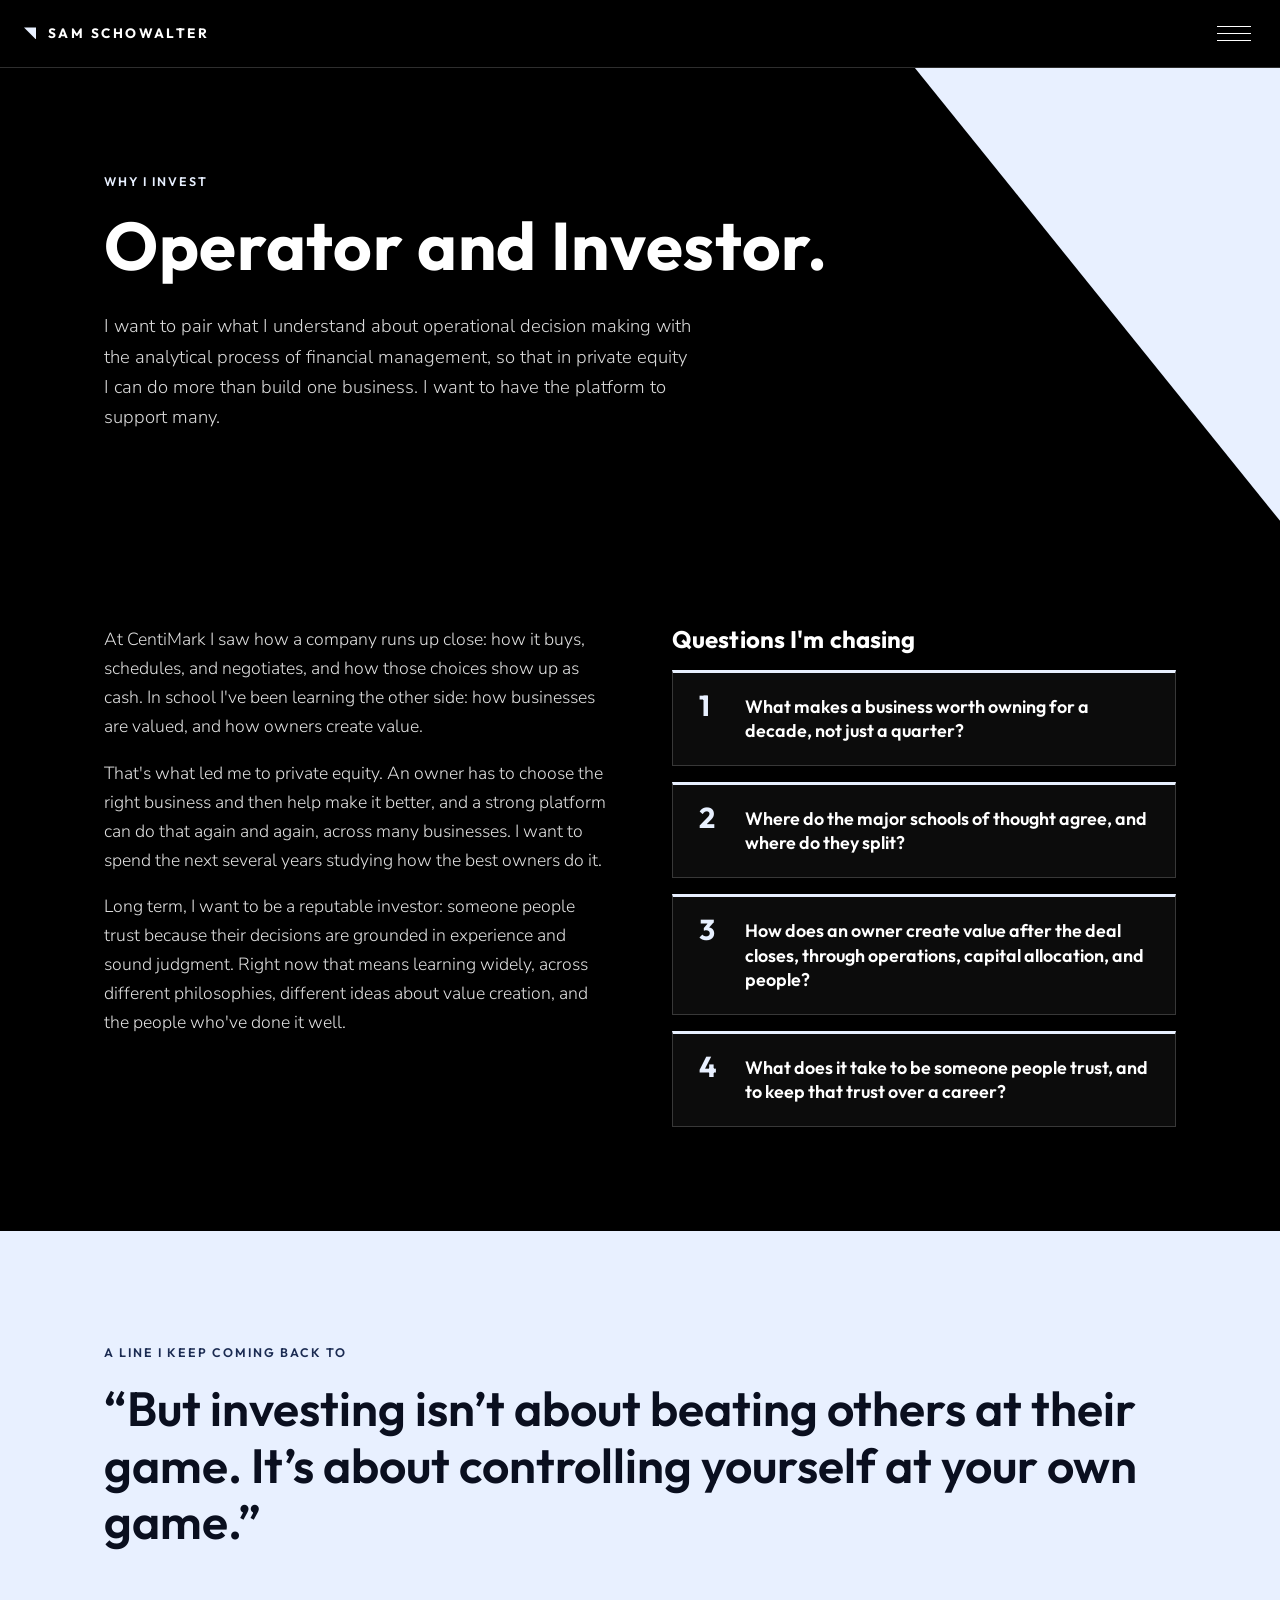
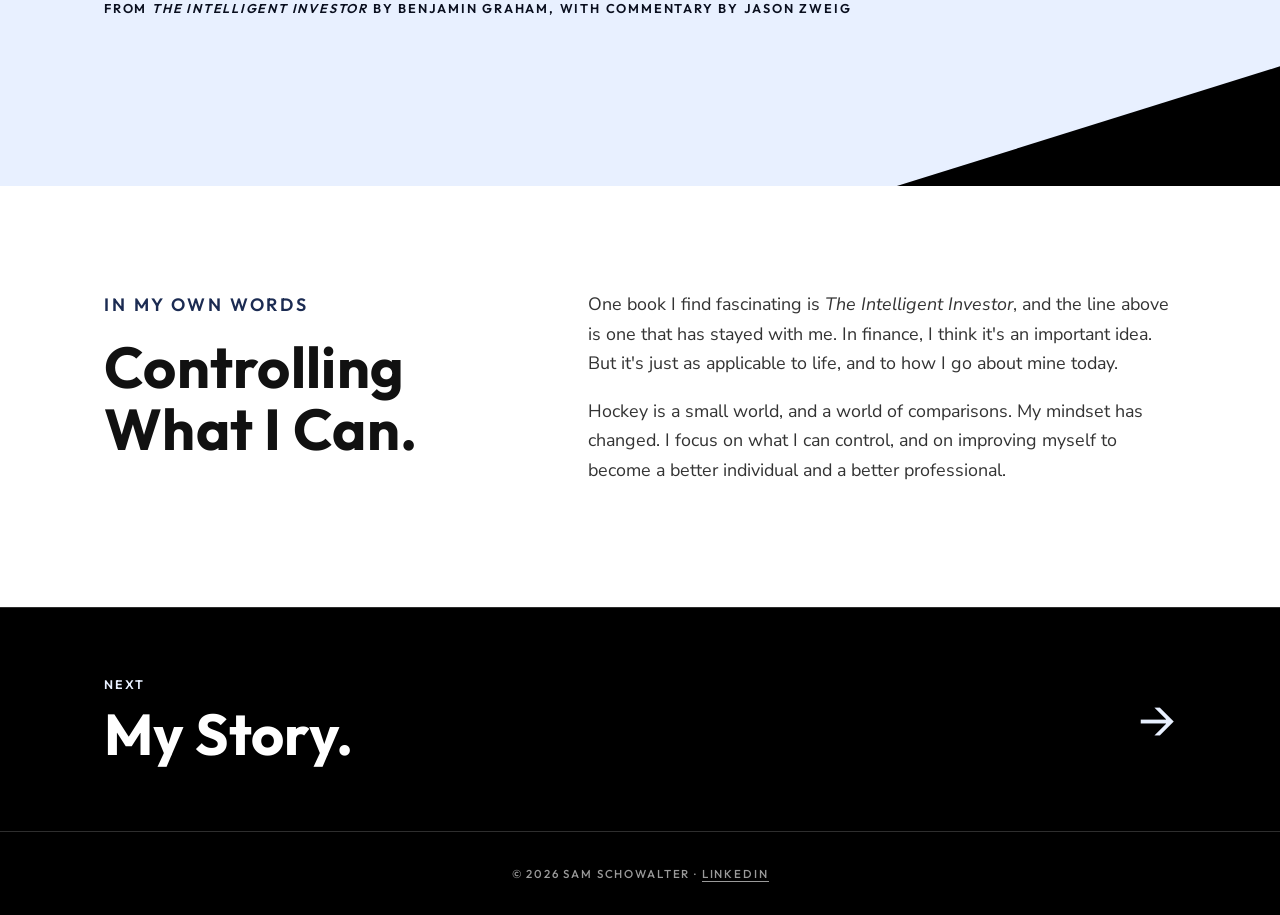
<file: why.html>
<!DOCTYPE html>
<html lang="en">
<head>
  <meta charset="utf-8">
  <meta name="viewport" content="width=device-width, initial-scale=1">
  <title>Why I Invest | Sam Schowalter</title>
  <meta name="description" content="Why I want a career in private equity, where operational decision making and financial analysis meet, and the idea from The Intelligent Investor that shapes how I think.">
  <link rel="preconnect" href="https://fonts.googleapis.com">
  <link rel="preconnect" href="https://fonts.gstatic.com" crossorigin>
  <link href="https://fonts.googleapis.com/css2?family=Nunito+Sans:opsz,wght@6..12,300;6..12,400;6..12,600&family=Outfit:wght@500;600;700&display=swap" rel="stylesheet">
  <link rel="stylesheet" href="styles.css?v=20260920p">
</head>
<body>

  <header class="nav">
    <a class="nav__brand" href="index.html">Sam Schowalter</a>
    <button class="nav__toggle" type="button" aria-expanded="false" aria-controls="menu" aria-label="Open menu">
      <span></span><span></span><span></span>
    </button>
  </header>

  <nav id="menu" class="menu" aria-label="Primary">
    <ul>
      <li><a href="index.html">Home</a></li>
      <li><a href="why.html" aria-current="page">Why I invest</a></li>
      <li><a href="story.html">My story</a></li>
      <li><a href="experience.html">Experience</a></li>
      <li><a href="recalc.html">Why Recalc</a></li>
      <li><a href="life.html">Beyond work</a></li>
      <li><a href="contact.html">Contact</a></li>
    </ul>
  </nav>

  <main id="top">

    <section class="page-head">
      <div class="beam" aria-hidden="true"></div>
      <div class="wrap">
        <p class="eyebrow">Why I invest</p>
        <h1>Operator and Investor.</h1>
        <p class="lede">I want to pair what I understand about operational decision making with the analytical process of financial management, so that in private equity I can do more than build one business. I want to have the platform to support many.</p>
      </div>
    </section>

    <!-- WHY -->
    <section class="section section--dark">
      <div class="wrap why">
        <div class="why__text">
          <p>
            At CentiMark I saw how a company runs up close: how it buys, schedules, and
            negotiates, and how those choices show up as cash. In school I've been learning
            the other side: how businesses are valued, and how owners create value.
          </p>
          <p>
            That's what led me to private equity. An owner has to choose the right business
            and then help make it better, and a strong platform can do that again and again,
            across many businesses. I want to spend the next several years studying how the best owners do it.
          </p>
          <p>
            Long term, I want to be a reputable investor: someone people trust because their decisions are grounded in experience and sound judgment. Right now that means learning widely, across different philosophies, different ideas about value creation, and the people
            who've done it well.
          </p>
        </div>
        <aside class="questions">
          <h3>Questions I'm chasing</h3>
          <ol>
            <li>What makes a business worth owning for a decade, not just a quarter?</li>
            <li>Where do the major schools of thought agree, and where do they split?</li>
            <li>How does an owner create value after the deal closes, through operations, capital allocation, and people?</li>
            <li>What does it take to be someone people trust, and to keep that trust over a career?</li>
          </ol>
        </aside>
      </div>
    </section>

    <!-- QUOTE -->
    <!-- NOTE: This line appears in Jason Zweig's commentary in the revised edition of The Intelligent Investor.
         Sam to confirm attribution against his copy before publishing. -->
    <section class="section section--accent quote">
      <div class="wrap">
        <p class="eyebrow">A line I keep coming back to</p>
        <blockquote>
          <p>“But investing isn’t about beating others at their game. It’s about controlling yourself at your own game.”</p>
          <cite>From <em>The Intelligent Investor</em> by Benjamin Graham, with commentary by Jason Zweig</cite>
        </blockquote>
      </div>
    </section>

    <!-- REFLECTION -->
    <section class="section section--light">
      <div class="wrap split">
        <div>
          <p class="eyebrow">In my own words</p>
          <h2>Controlling What I Can.</h2>
        </div>
        <div>
          <p>
            One book I find fascinating is <em>The Intelligent Investor</em>, and the line above is one that has stayed with me. In finance, I think it's an important idea. But it's just as applicable to life, and to how I go about mine today.
          </p>
          <p>
            Hockey is a small world, and a world of comparisons. My mindset has changed. I
            focus on what I can control, and on improving myself to become a better
            individual and a better professional.
          </p>
        </div>
      </div>
    </section>

    <!-- NEXT -->
    <div class="next">
      <div class="wrap">
        <a class="next__link" href="story.html">
          <span><span class="next__label">Next</span><span class="next__title">My Story.</span></span>
          <span class="next__arrow" aria-hidden="true">→</span>
        </a>
      </div>
    </div>

  </main>

  <footer class="footer">
    <p>© <span id="year">2026</span> Sam Schowalter · <a href="https://www.linkedin.com/in/sam-schowalter-80709a318/" target="_blank" rel="noopener">LinkedIn</a></p>
  </footer>

  <script src="script.js?v=20260920p"></script>
</body>
</html>
</file>
<file: styles.css>
:root {
  --accent: #e8f0ff;          /* white with a hint of blue: accent on dark backgrounds */
  --accent-ink: #1b2b52;      /* deep blue: accent text and lines on white backgrounds */
  --ink: #0a0f1f;             /* text on the light-blue accent */
  --black: #000;
  --white: #fff;
  --line-dark: rgba(255, 255, 255, .18);
  --line-light: #d9d9d9;
  --display: "Outfit", "Avenir Next", "Segoe UI", system-ui, sans-serif;
  --body: "Nunito Sans", Avenir, "Segoe UI", system-ui, sans-serif;
  --cut: 44px;              /* size of the angled corner cuts */
}

*, *::before, *::after { box-sizing: border-box; }
html { scroll-behavior: smooth; scroll-padding-top: 72px; }
body {
  margin: 0;
  background: var(--black);
  color: var(--white);
  font-family: var(--body);
  font-weight: 300;
  font-size: 17px;
  line-height: 1.65;
  -webkit-font-smoothing: antialiased;
}
body { overflow-x: clip; }
body.menu-open { overflow: hidden; }
img { max-width: 100%; display: block; }
a { color: inherit; }
:focus-visible { outline: 2px solid var(--accent); outline-offset: 3px; }

.wrap { max-width: 1120px; margin: 0 auto; padding: 0 24px; }
.wrap--narrow { max-width: 760px; }
.center { text-align: center; }

h1, h2, h3 { font-family: var(--display); font-weight: 700; line-height: 1.08; margin: 0 0 .5em; letter-spacing: .005em; }
h1 { font-size: clamp(2.1rem, 5vw, 3.7rem); letter-spacing: .01em; }
h2 { font-size: clamp(2.1rem, 5vw, 3.6rem); }
h3 { font-size: 1.5rem; line-height: 1.2; }
p { margin: 0 0 1em; }

.eyebrow {
  font-family: var(--display); font-weight: 600; font-size: .78rem;
  letter-spacing: .16em; text-transform: uppercase; color: var(--accent);
  margin-bottom: 1rem;
}

/* Placeholder text: remove class "todo" once the text is real.
   Drafted-by-Claude copy awaiting approval uses "confirm". */
.todo { background: #fff3a8; color: #4d3d00 !important; padding: 0 .25em; }
.confirm { background: #e8f0ff; color: #1b2b52 !important; padding: .55em .75em; border: 2px dashed #1b2b52; }

/* ---------- NAV ---------- */
.nav {
  position: sticky; top: 0; z-index: 50;
  display: flex; align-items: center; justify-content: space-between;
  height: 68px; padding: 0 24px;
  background: var(--black);
  border-bottom: 1px solid var(--line-dark);
}
.nav__brand {
  display: inline-flex; align-items: center;
  font-family: var(--display); font-weight: 700; font-size: .85rem;
  letter-spacing: .18em; text-transform: uppercase; text-decoration: none; color: var(--white);
}
.nav__brand::before {
  content: ""; width: 12px; height: 12px; margin-right: 12px; background: var(--accent);
  clip-path: polygon(0 0, 100% 0, 100% 100%);
}
.nav__toggle {
  position: relative; width: 44px; height: 44px; padding: 0; border: 0; background: none; cursor: pointer; color: var(--white);
}
.nav__toggle span {
  position: absolute; left: 5px; right: 5px; height: 1.5px; background: currentColor;
  transition: transform .25s ease, opacity .2s ease;
}
.nav__toggle span:nth-child(1) { top: 14px; }
.nav__toggle span:nth-child(2) { top: 21px; }
.nav__toggle span:nth-child(3) { top: 28px; }
body.menu-open .nav__toggle span:nth-child(1) { transform: translateY(7px) rotate(45deg); }
body.menu-open .nav__toggle span:nth-child(2) { opacity: 0; }
body.menu-open .nav__toggle span:nth-child(3) { transform: translateY(-7px) rotate(-45deg); }

.menu {
  position: fixed; inset: 0; z-index: 40;
  background: var(--black); padding: 108px 24px 40px;
  opacity: 0; visibility: hidden; transition: opacity .25s ease, visibility .25s;
  overflow-y: auto;
}
body.menu-open .menu { opacity: 1; visibility: visible; }
.menu ul { list-style: none; margin: 0 auto; padding: 0; max-width: 1120px; }
.menu li { border-bottom: 1px solid var(--line-dark); }
.menu a {
  display: block; padding: 16px 0;
  font-family: var(--display); font-weight: 700; font-size: clamp(1.8rem, 5.4vw, 3rem);
  line-height: 1.1; text-decoration: none; color: var(--white); transition: color .15s, padding-left .2s;
}
.menu a:hover { color: var(--accent); padding-left: 12px; }
.menu a[aria-current="page"] { color: var(--accent); }

/* ---------- BUTTONS ---------- */
.btn {
  display: inline-block; padding: 16px 28px;
  background: var(--accent); color: var(--ink);
  font-family: var(--display); font-weight: 700; font-size: .8rem;
  letter-spacing: .14em; text-transform: uppercase; text-decoration: none;
  border: 1px solid var(--accent); border-radius: 0;
  transition: background .15s, color .15s, border-color .15s;
}
.btn:hover { background: transparent; color: var(--accent); border-color: var(--accent); }
.btn--ghost { background: transparent; color: var(--white); border-color: var(--white); }
.btn--ghost:hover { background: var(--white); color: var(--black); border-color: var(--white); }
.btn--light { background: var(--white); color: var(--black); border-color: var(--white); }
.btn--light:hover { background: var(--black); color: var(--white); border-color: var(--black); }
.btn--outline { background: transparent; color: var(--white); border-color: var(--white); }
.btn--outline:hover { background: var(--white); color: var(--black); }
.btn.todo { background: #fff3a8; border-color: #fff3a8; }
.btn--email { text-transform: none; letter-spacing: .03em; font-size: .95rem; }

/* ---------- PHOTOS (angled corner cuts) ---------- */
.photo {
  --ph: #141414; --ph-line: #3a3a3a; --muted: #9a9a9a;
  margin: 0; position: relative; background: var(--ph); overflow: hidden;
  clip-path: polygon(var(--cut) 0, 100% 0, 100% calc(100% - var(--cut)), calc(100% - var(--cut)) 100%, 0 100%, 0 var(--cut));
}
.section--light .photo { --ph: #ececec; --ph-line: #b8b8b8; --muted: #666; }
.photo img { width: 100%; aspect-ratio: 4 / 3; object-fit: cover; }
.photo--tall img { aspect-ratio: 4 / 5; }
.photo--portrait { --cut: 72px; }
.photo--portrait img { aspect-ratio: 4 / 5; object-position: 50% 25%; }
.photo figcaption {
  position: absolute; left: 0; right: 0; bottom: 0; padding: 32px calc(var(--cut) + 8px) 12px 16px;
  font-size: .85rem; line-height: 1.4; color: var(--white); background: linear-gradient(transparent, rgba(0, 0, 0, .78));
}
.photo figcaption.todo { background: #fff3a8; padding: 8px 12px; right: auto; }
.photo.missing img { display: none; }
.photo.missing::before {
  content: "Add photo\A" attr(data-file);
  white-space: pre; text-align: center;
  display: flex; align-items: center; justify-content: center;
  aspect-ratio: 4 / 3; padding: 16px;
  border: 1px dashed var(--ph-line);
  color: var(--muted); font-size: .85rem; line-height: 1.6;
}
.photo--tall.missing::before, .photo--portrait.missing::before { aspect-ratio: 4 / 5; }

/* Before / after pair */
.compare { display: grid; gap: 20px; }
.compare .photo { --cut: 28px; }
.photo__label {
  position: absolute; left: 0; bottom: 0; z-index: 2; padding: 7px 16px;
  font-family: var(--display); font-weight: 700; font-size: .72rem; letter-spacing: .16em; text-transform: uppercase;
  color: var(--white); background: var(--black);
}
.photo__label--after { background: var(--accent); color: var(--ink); }

/* ---------- HERO (home) ---------- */
.hero { position: relative; overflow: hidden; background: var(--black); padding: 72px 0 96px; }
.beam {
  position: absolute; top: 0; right: 0; width: 64%; height: 82%;
  background: var(--accent); clip-path: polygon(34% 0, 100% 0, 100% 100%);
}
.hero__grid {
  position: relative; display: grid; grid-template-columns: 1.15fr .85fr; gap: 64px; align-items: center;
}
.hero h1 { margin-bottom: .55em; }
.lede { font-size: 1.15rem; color: rgba(255, 255, 255, .85); max-width: 32em; }
.hero__cta { display: flex; gap: 12px; flex-wrap: wrap; margin: 32px 0 0; }

/* ---------- PAGE HEADER (inner pages) ---------- */
.page-head { position: relative; overflow: hidden; background: var(--black); padding: 104px 0 88px; }
.page-head .beam { width: 46%; height: 100%; clip-path: polygon(38% 0, 100% 0, 100% 100%); }
.page-head .wrap { position: relative; }
.page-head h1 { font-size: clamp(2.3rem, 5.6vw, 4.2rem); max-width: 14em; margin-bottom: .45em; }
.page-head .lede { margin-bottom: 0; }

/* ---------- AT A GLANCE ---------- */
.glance {
  position: relative; overflow: hidden; padding: 88px 0;
  background: linear-gradient(135deg, #04070f 0%, #14213f 48%, #6f8fd0 100%);
}
.glance::before {
  content: ""; position: absolute; inset: 0; opacity: .4;
  background: radial-gradient(rgba(255, 255, 255, .55) 1.4px, transparent 1.9px) 0 0 / 30px 30px;
  -webkit-mask-image: linear-gradient(90deg, #000, transparent 65%); mask-image: linear-gradient(90deg, #000, transparent 65%);
}
.glance .wrap { position: relative; display: grid; grid-template-columns: .75fr 1.25fr; gap: 56px; align-items: center; }
.glance .eyebrow { color: var(--white); }
.glance__lead { font-family: var(--display); font-weight: 600; font-size: clamp(1.6rem, 3.2vw, 2.4rem); line-height: 1.2; margin: 0; max-width: 14em; }
.glance__panel {
  --c: 72px;
  background: var(--white); color: var(--black); padding: 56px 48px 56px;
  clip-path: polygon(0 0, calc(100% - var(--c)) 0, 100% var(--c), 100% 100%, var(--c) 100%, 0 calc(100% - var(--c)));
}
/* Timeline: just type on a thin rail. Each row has a small square marker: outlined for the past,
   filled for the present, dashed for what's coming. The date sits under the name, and the present
   also gets the logo's small triangle and a solid underline. */
.tl { --s: clamp(1.45rem, 3.6vw, 2.5rem); list-style: none; margin: 0; padding: 0 0 0 38px; }
.tl li { position: relative; margin-top: 40px; }
.tl li:first-child { margin-top: 0; }
.tl strong { display: block; width: fit-content; font-family: var(--display); font-weight: 700; font-size: var(--s); line-height: 1; }
.tl li::before {                      /* the marker, centered on the name */
  content: ""; position: absolute; z-index: 1; left: -38px; top: calc(var(--s) * .5 - 5px);
  width: 10px; height: 10px; background: var(--white); border: 1.5px solid var(--black);
}
.tl li:not(:last-child)::after {      /* the rail, running to the next marker */
  content: ""; position: absolute; left: -33.75px; top: calc(var(--s) * .5); width: 1.5px; height: calc(100% + 40px);
  background: var(--black);
}
.tl li.now::before { background: var(--black); }
.tl li.upcoming::before { border-style: dashed; }
.tl__date, .tl__role { display: block; font-family: var(--display); text-transform: uppercase; }
.tl__date { margin-top: 12px; font-weight: 700; font-size: .78rem; letter-spacing: .1em; line-height: 1.3; }
.tl__role { margin-top: 4px; max-width: 26em; font-weight: 600; font-size: .72rem; letter-spacing: .07em; line-height: 1.5; color: #555; }
.tl .now strong { padding-bottom: 5px; border-bottom: 2px solid var(--black); }
.tl .now .tl__date::before {
  content: ""; display: inline-block; width: 8px; height: 8px; margin-right: 8px; background: var(--black);
  clip-path: polygon(0 0, 100% 0, 100% 100%);
}
/* ---------- SECTIONS ---------- */
.section { position: relative; padding: 104px 0; }
.section--light { background: var(--white); color: #111; font-weight: 400; }
.section--light .eyebrow { color: var(--accent-ink); }
.section--light :focus-visible { outline-color: var(--accent-ink); }
.section--dark { background: var(--black); color: var(--white); }
.section--accent { background: var(--accent); color: var(--ink); overflow: hidden; padding: 112px 0; }
.section--accent .eyebrow { color: var(--accent-ink); }
.section--accent :focus-visible { outline-color: var(--ink); }

.intro { font-size: 1.2rem; max-width: 40em; margin-bottom: 3em; color: rgba(255, 255, 255, .82); }
.section--light .intro { color: #333; }
.split { display: grid; grid-template-columns: 5fr 7fr; gap: 64px; align-items: start; }
.split p { font-size: 1.12rem; color: #333; }

/* ---------- HOME TILES ---------- */
.tiles { display: grid; grid-template-columns: repeat(2, 1fr); gap: 24px; margin-top: 2.5rem; }
.tile {
  display: flex; flex-direction: column; padding: 36px 34px 30px; text-decoration: none;
  background: #0c0c0c; border: 1px solid var(--line-dark); border-top: 3px solid var(--accent);
  transition: background .2s, border-color .2s;
}
.tile h3 { font-size: clamp(1.6rem, 2.6vw, 2.1rem); }
.tile p { color: rgba(255, 255, 255, .8); flex: 1; }
.tile__go {
  font-family: var(--display); font-weight: 700; font-size: .78rem; letter-spacing: .16em; text-transform: uppercase;
  color: var(--accent); border-bottom: 1px solid currentColor; align-self: flex-start; padding-bottom: 3px;
}
.tile:hover { background: var(--accent); border-color: var(--accent); }
.tile:hover h3, .tile:hover p, .tile:hover .tile__go { color: var(--ink); }
.tile:last-child:nth-child(odd) { grid-column: 1 / -1; }

/* ---------- WHY I INVEST ---------- */
.why { display: grid; grid-template-columns: 1fr 1fr; gap: 64px; align-items: start; }
.why__text p { font-size: 1.1rem; color: rgba(255, 255, 255, .88); }
.questions h3 { margin-bottom: 1rem; font-size: 1.5rem; }
.questions ol { list-style: none; counter-reset: q; margin: 0; padding: 0; display: grid; gap: 16px; }
.questions li {
  counter-increment: q; position: relative; padding: 22px 26px 22px 72px;
  background: #0c0c0c; border: 1px solid var(--line-dark); border-top: 3px solid var(--accent);
  font-family: var(--display); font-weight: 600; font-size: 1.12rem; line-height: 1.35;
}
.questions li::before {
  content: counter(q); position: absolute; left: 26px; top: 18px;
  font-weight: 700; font-size: 1.8rem; line-height: 1; color: var(--accent);
}

/* ---------- FEATURED QUOTE ---------- */
/* The quote is left-aligned dark text, so its corner shape sits on the empty right side and is
   shorter than the section's bottom padding, so it never runs behind the text. */
.section.quote { padding-bottom: 168px; }
.quote::before {
  content: ""; position: absolute; right: 0; bottom: 0; width: 30%; height: 120px; background: var(--black);
  clip-path: polygon(100% 0, 0 100%, 100% 100%);
}
.quote .wrap { position: relative; }
.quote blockquote { margin: 0; }
.quote blockquote p {
  font-family: var(--display); font-weight: 600; font-size: clamp(1.7rem, 4vw, 3rem); line-height: 1.18;
  max-width: 22em; margin: 0 0 1em;
}
.quote cite {
  display: block; font-style: normal; font-family: var(--display); font-weight: 600; font-size: .8rem;
  letter-spacing: .14em; text-transform: uppercase; line-height: 1.6;
}

/* ---------- STORY TIMELINE ---------- */
.timeline { list-style: none; margin: 0; padding: 0; display: grid; gap: 88px; }
.chapter { display: grid; grid-template-columns: 1fr 1fr; gap: 64px; align-items: center; }
.chapter:nth-child(even) .chapter__text { order: 2; }
.chapter--text { grid-template-columns: minmax(0, 720px); }
.chapter__tag {
  font-family: var(--display); font-weight: 600; font-size: .78rem;
  letter-spacing: .14em; text-transform: uppercase; color: var(--accent-ink); margin-bottom: .6rem;
}
.chapter h3 { font-size: clamp(1.7rem, 3vw, 2.3rem); }
.chapter p { color: #333; }
.chapter--now h3 { color: var(--accent-ink); }

/* ---------- CARDS ---------- */
.cards { display: grid; grid-template-columns: repeat(3, 1fr); gap: 24px; }
.card {
  background: #0c0c0c; border: 1px solid var(--line-dark); border-top: 3px solid var(--accent);
  padding: 32px 30px;
}
.card h3 { font-size: 1.3rem; }
.card p { margin: 0; color: rgba(255, 255, 255, .8); font-size: .98rem; }
.card__tag {
  font-family: var(--display); font-weight: 600; font-size: .72rem;
  letter-spacing: .14em; text-transform: uppercase; color: var(--accent); margin-bottom: .7rem !important;
}
.section--light .card { background: #f3f3f3; border: 0; border-left: 4px solid var(--accent-ink); }
.section--light .card p { color: #333; }

/* ---------- PROJECT COLLAGE ---------- */
/* Six photos of the roofing work, laid out as a mosaic: two aerials stacked on the left, a large
   crane-day shot on the right, then three ground shots along the bottom. */
.collage {
  display: grid; grid-template-columns: repeat(6, 1fr); grid-auto-rows: clamp(120px, 15.5vw, 190px);
  gap: 16px; margin: 0 0 3rem;
}
.collage .photo { --cut: 26px; height: 100%; }
.collage .photo img { height: 100%; aspect-ratio: auto; }
.collage .photo figcaption { padding: 28px calc(var(--cut) + 6px) 10px 14px; font-size: .78rem; }
.collage__a { grid-column: 3 / 7; grid-row: 1 / 3; }
.collage__b { grid-column: 1 / 3; grid-row: 1; }
.collage__c { grid-column: 1 / 3; grid-row: 2; }
.collage__d { grid-column: 1 / 3; grid-row: 3; }
.collage__e { grid-column: 3 / 5; grid-row: 3; }
.collage__f { grid-column: 5 / 7; grid-row: 3; }
.intro--after { margin: 0; }
/* ---------- BEYOND WORK ---------- */
.feature {
  display: grid; grid-template-columns: 1fr 1fr; gap: 64px; align-items: center;
  padding: 80px 0; border-top: 1px solid var(--line-dark);
}
.feature:first-child { padding-top: 0; border-top: 0; }
.feature:nth-of-type(even) .feature__text { order: 2; }
.feature__text h3 { font-size: clamp(1.8rem, 3vw, 2.5rem); }
.feature__text p { font-size: 1.08rem; color: rgba(255, 255, 255, .86); }
.feature__media { display: grid; grid-template-columns: 1fr 1fr; gap: 20px; align-items: start; }
.feature__media .photo { --cut: 28px; }
.feature__media--single { grid-template-columns: minmax(0, 420px); }
.feature__media--single .photo { --cut: 44px; }

.also { display: grid; grid-template-columns: .8fr 1.2fr; gap: 64px; align-items: center; padding-top: 80px; border-top: 1px solid var(--line-dark); }
.also .photo { --cut: 36px; max-width: 360px; }
.also h3 { font-size: clamp(1.8rem, 3vw, 2.5rem); }
.chips { list-style: none; margin: 0; padding: 0; display: flex; flex-wrap: wrap; gap: 10px; }
.chips li {
  padding: 9px 18px; border: 1px solid rgba(255, 255, 255, .35);
  font-family: var(--display); font-weight: 500; font-size: .78rem; letter-spacing: .1em; text-transform: uppercase;
}

/* ---------- NEXT PAGE / CTA ---------- */
.next { background: var(--black); border-top: 1px solid var(--line-dark); }
.next__link {
  display: flex; align-items: center; justify-content: space-between; gap: 24px; padding: 64px 0; text-decoration: none;
}
.next__label { display: block; font-family: var(--display); font-weight: 600; font-size: .78rem; letter-spacing: .16em; text-transform: uppercase; color: var(--accent); margin-bottom: .5rem; }
.next__title { font-family: var(--display); font-weight: 700; font-size: clamp(2rem, 5vw, 3.6rem); line-height: 1.05; transition: color .15s; }
.next__arrow { font-family: var(--display); font-size: clamp(2rem, 5vw, 3.6rem); color: var(--accent); transition: transform .2s; }
.next__link:hover .next__title { color: var(--accent); }
.next__link:hover .next__arrow { transform: translateX(10px); }

/* ---------- CONTACT ---------- */
.section--accent.cta::before {
  content: ""; position: absolute; left: 0; bottom: 0; width: 34%; height: 62%; background: var(--black);
  clip-path: polygon(0 0, 0 100%, 100% 100%);
}
.section--accent .wrap { position: relative; }
.section--accent .intro { margin-left: auto; margin-right: auto; margin-bottom: 1.6em; color: rgba(10, 15, 31, .85); }
/* buttons on the light-blue block: dark fill, so they stand out */
.section--accent .btn--light { background: var(--ink); color: var(--white); border-color: var(--ink); }
.section--accent .btn--light:hover { background: transparent; color: var(--ink); }
.section--accent .btn--outline { background: transparent; color: var(--ink); border-color: var(--ink); }
.section--accent .btn--outline:hover { background: var(--ink); color: var(--white); }
.contact__links { display: flex; gap: 12px; justify-content: center; flex-wrap: wrap; margin: 0; }

.footer {
  text-align: center; padding: 32px 24px; background: var(--black); color: #9a9a9a;
  font-family: var(--display); font-weight: 500; font-size: .72rem; letter-spacing: .16em; text-transform: uppercase;
  border-top: 1px solid var(--line-dark);
}
.footer p { margin: 0; }
.footer a { text-decoration: none; border-bottom: 1px solid currentColor; }
.footer a:hover { color: var(--white); }

/* ---------- SCROLL ANIMATION ---------- */
/* Text and cards: fade up. (Only active when script.js adds the "js" class.) */
.reveal { opacity: 0; transform: translateY(16px); transition: opacity .69s ease, transform .69s cubic-bezier(.22, .61, .36, 1); }
.reveal.in { opacity: 1; transform: none; }
.tile.reveal { transition: opacity .69s ease, transform .69s cubic-bezier(.22, .61, .36, 1), background .2s, border-color .2s; }

/* Photos: a quick wipe reveals the image, with a slight settle. It wipes in from the left on
   odd items and from the right on even ones. */
.js .photo { --wipe: inset(0 100% 0 0); }
.js .chapter:nth-child(even) .photo,
.js .feature:nth-of-type(even) .photo,
.js .compare .photo:nth-of-type(even) { --wipe: inset(0 0 0 100%); }
.js .photo img {
  clip-path: var(--wipe); transform: scale(1.05);
  transition: clip-path .88s cubic-bezier(.65, 0, .25, 1), transform 1.13s cubic-bezier(.22, .61, .36, 1);
}
.js .photo.in img { clip-path: inset(0 0 0 0); transform: scale(1); }
/* Side-by-side pairs: the second photo follows a beat behind the first */
.js .feature__media .photo:nth-child(2) img { transition-delay: .15s; }
/* Collage: each photo reveals with a true 45-degree wipe that sweeps toward its bottom-right
   corner, and the tiles follow one another from top-left to bottom-right. (The gradient angle
   is a real 45 degrees on any tile shape, unlike a percentage-based clip.) */
@property --wipe-p { syntax: "<percentage>"; inherits: false; initial-value: 0%; }
.js .collage .photo img {
  --wipe-p: 0%; clip-path: none;
  -webkit-mask-image: linear-gradient(135deg, #000 var(--wipe-p), transparent var(--wipe-p));
  mask-image: linear-gradient(135deg, #000 var(--wipe-p), transparent var(--wipe-p));
  transition: --wipe-p 1s cubic-bezier(.65, 0, .25, 1), transform 1.13s cubic-bezier(.22, .61, .36, 1);
}
.js .collage .photo.in img { --wipe-p: 101%; clip-path: none; }
.js .collage .photo.collage__b img { transition-delay: 0s; }
.js .collage .photo.collage__c img { transition-delay: .09s; }
.js .collage .photo.collage__a img { transition-delay: .14s; }
.js .collage .photo.collage__d img { transition-delay: .2s; }
.js .collage .photo.collage__e img { transition-delay: .28s; }
.js .collage .photo.collage__f img { transition-delay: .36s; }
.js .photo figcaption, .js .photo .photo__label { opacity: 0; transition: opacity .5s ease .38s; }
.js .photo.in figcaption, .js .photo.in .photo__label { opacity: 1; }

/* Page headers: text rises in on load and the purple beam sweeps across */
@keyframes rise { from { opacity: 0; transform: translateY(16px); } }
@keyframes beam-in { from { clip-path: polygon(100% 0, 100% 0, 100% 0); } }
.js .page-head .wrap > *, .js .hero__text > * { animation: rise .75s cubic-bezier(.22, .61, .36, 1) both; }
.js .page-head .wrap > :nth-child(2), .js .hero__text > :nth-child(2) { animation-delay: .1s; }
.js .page-head .wrap > :nth-child(3), .js .hero__text > :nth-child(3) { animation-delay: .2s; }
.js .hero__text > :nth-child(4) { animation-delay: .3s; }
.js .beam { animation: beam-in 1s cubic-bezier(.65, 0, .25, 1) both; }

@media (prefers-reduced-motion: reduce) {
  html { scroll-behavior: auto; }
  .reveal { opacity: 1; transform: none; transition: none; }
  .photo img { clip-path: none !important; -webkit-mask-image: none !important; mask-image: none !important; transform: none !important; transition: none; }
  .photo figcaption, .photo .photo__label { opacity: 1 !important; transition: none; }
  .page-head .wrap > *, .hero__text > *, .beam { animation: none; }
  .btn, .menu, .menu a, .nav__toggle span, .tile, .next__arrow, .next__title { transition: none; }
}

/* ---------- RESPONSIVE ---------- */
@media (max-width: 960px) {
  .hero { padding: 250px 0 72px; }
  .hero__grid { grid-template-columns: 1fr; gap: 48px; }
  .hero .photo { max-width: 440px; }
  .beam, .page-head .beam { width: 100%; height: 200px; clip-path: polygon(30% 0, 100% 0, 100% 100%); }
  .page-head { padding: 250px 0 64px; }
  .glance .wrap { grid-template-columns: 1fr; gap: 40px; }
  .split { grid-template-columns: 1fr; gap: 24px; }
  .tiles { grid-template-columns: 1fr; }
  .why { grid-template-columns: 1fr; gap: 48px; }
  .chapter { grid-template-columns: 1fr; gap: 28px; }
  .chapter:nth-child(even) .chapter__text { order: 0; }
  .timeline { gap: 64px; }
  .cards { grid-template-columns: repeat(2, 1fr); }
  .feature { grid-template-columns: 1fr; gap: 32px; padding: 64px 0; }
  .feature:nth-of-type(even) .feature__text { order: 0; }
  .also { grid-template-columns: 1fr; gap: 32px; padding-top: 64px; }
  .section { padding: 72px 0; }
  .section--accent { padding: 80px 0; }
  .next__link { padding: 48px 0; }
}
@media (max-width: 620px) {
  body { font-size: 16px; }
  :root { --cut: 32px; }
  .nav { padding: 0 16px; }
  .wrap { padding: 0 20px; }
  .cards { grid-template-columns: 1fr; }
  .glance { padding: 64px 0; }
  .glance__panel { --c: 40px; padding: 44px 24px 48px; }
  .photo--portrait { --cut: 48px; }
  .questions li { padding: 20px 20px 20px 62px; }
  .questions li::before { left: 20px; }
  .feature__media { gap: 14px; }
  .feature__media .photo { --cut: 20px; }
  .section--accent.cta::before { width: 46%; height: 28%; }
  .section.quote { padding-bottom: 150px; }
  .quote::before { width: 46%; height: 90px; }
}

/* Collage on small screens: a two-column mosaic with the big shot on top */
@media (max-width: 720px) {
  .collage { grid-template-columns: repeat(2, 1fr); grid-auto-rows: 118px; gap: 12px; }
  .collage__a { grid-column: 1 / -1; grid-row: auto / span 2; }
  .collage__b, .collage__c, .collage__e, .collage__f { grid-column: auto; grid-row: auto; }
  .collage__d { grid-column: 1 / -1; grid-row: auto; }
  .collage .photo { --cut: 18px; }
  .collage .photo figcaption { font-size: .72rem; padding-top: 22px; }
}
</file>
